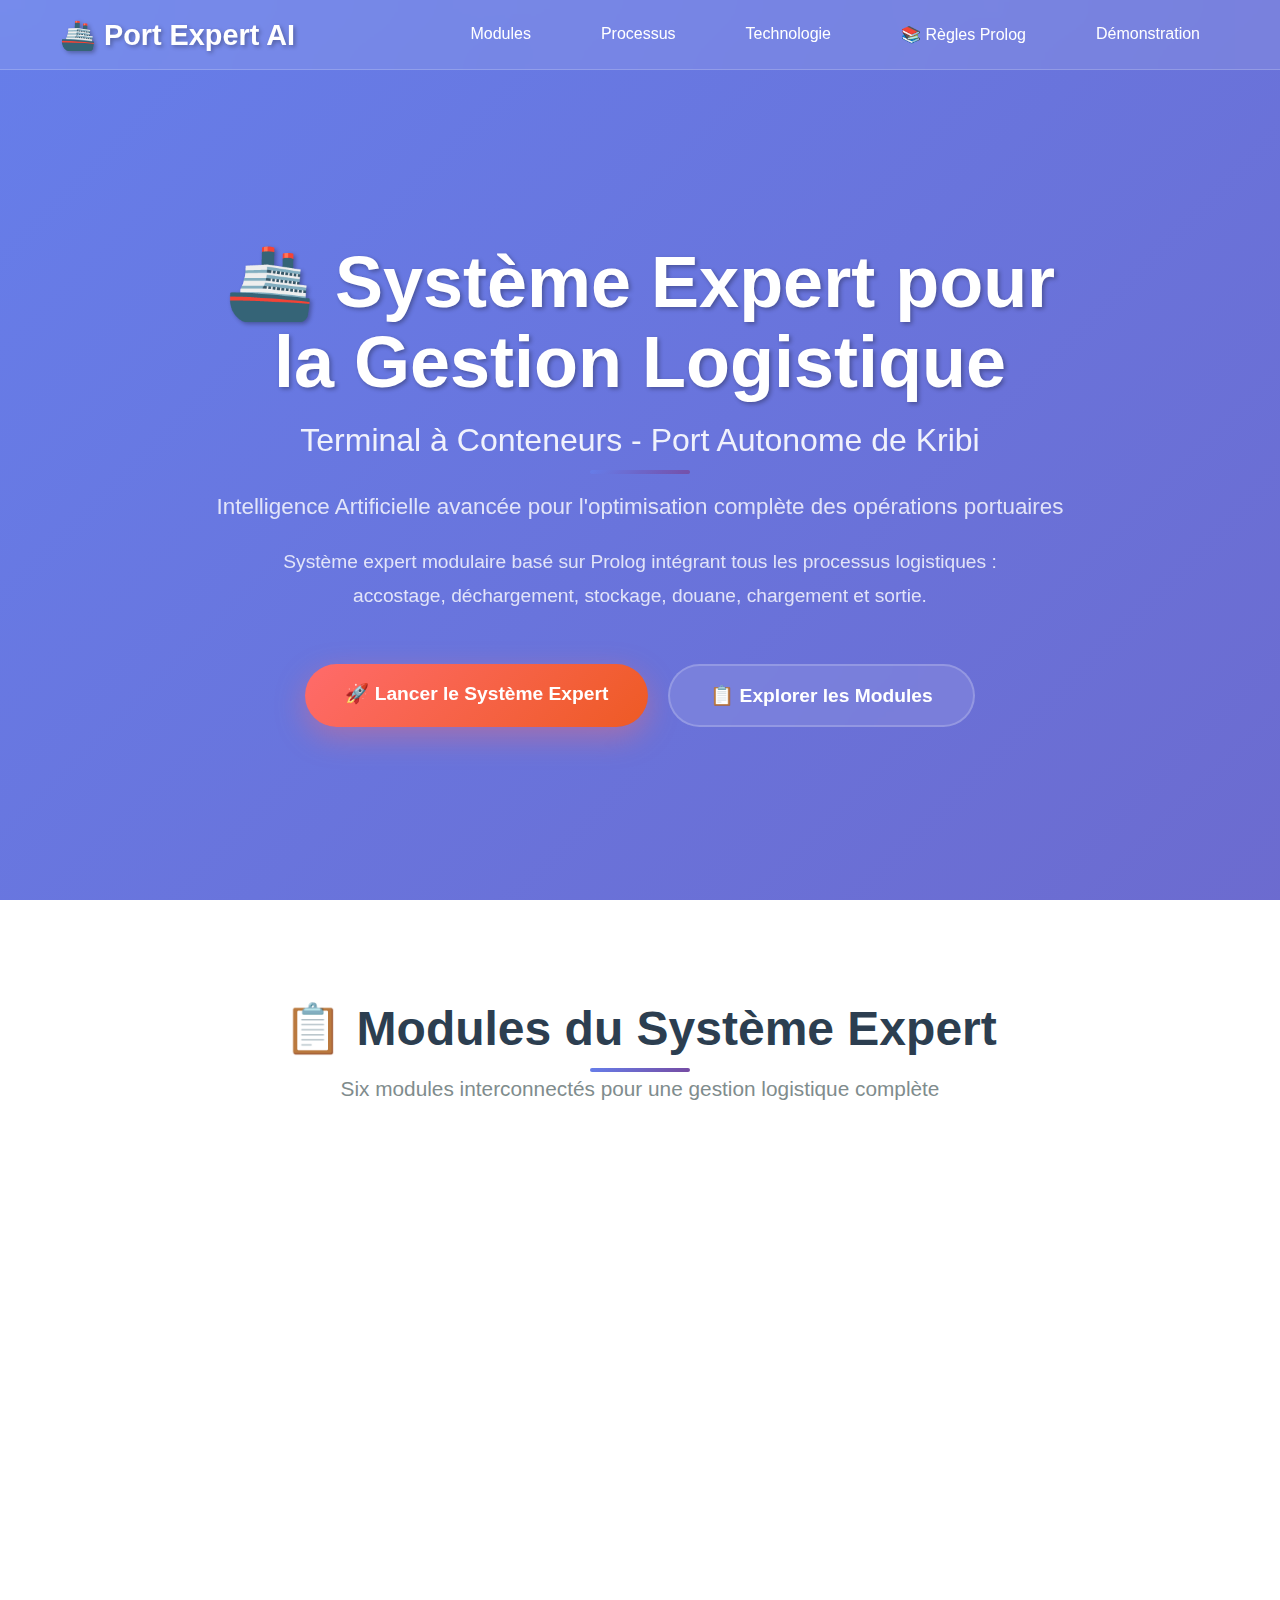
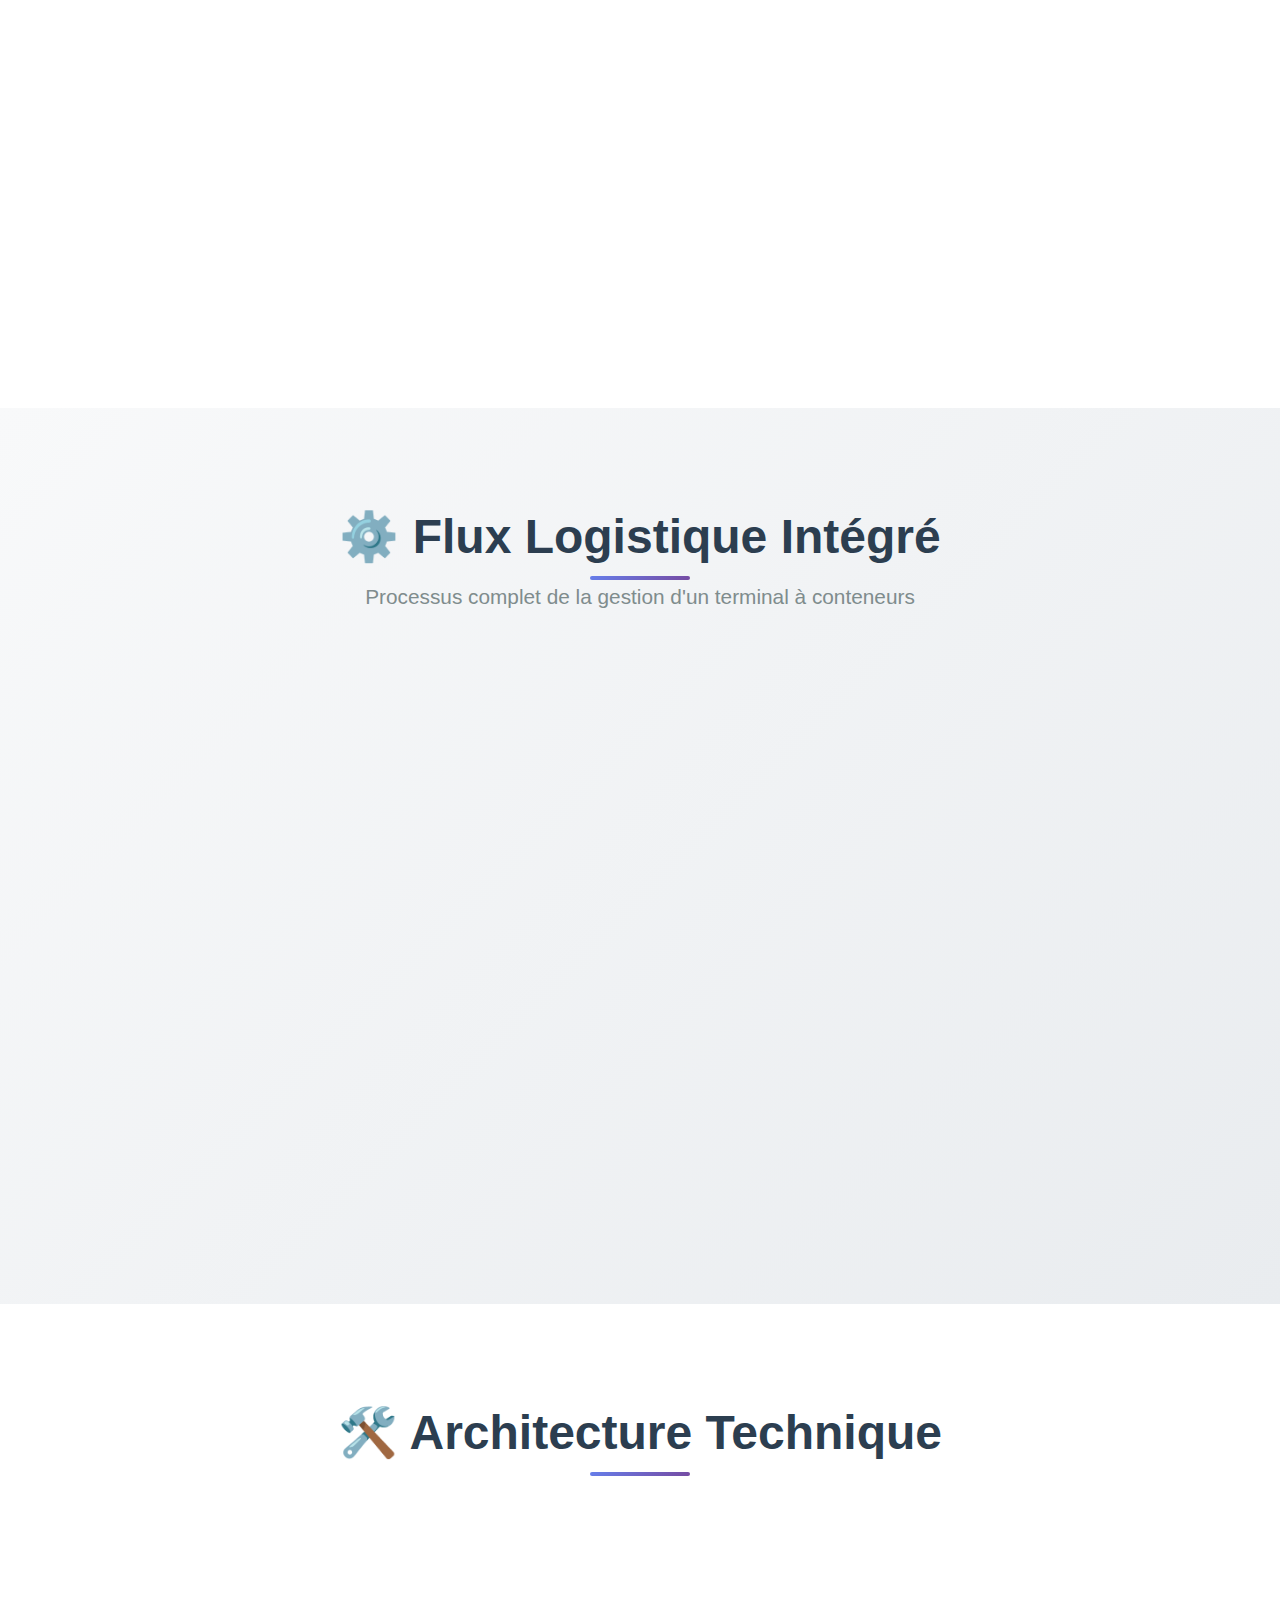
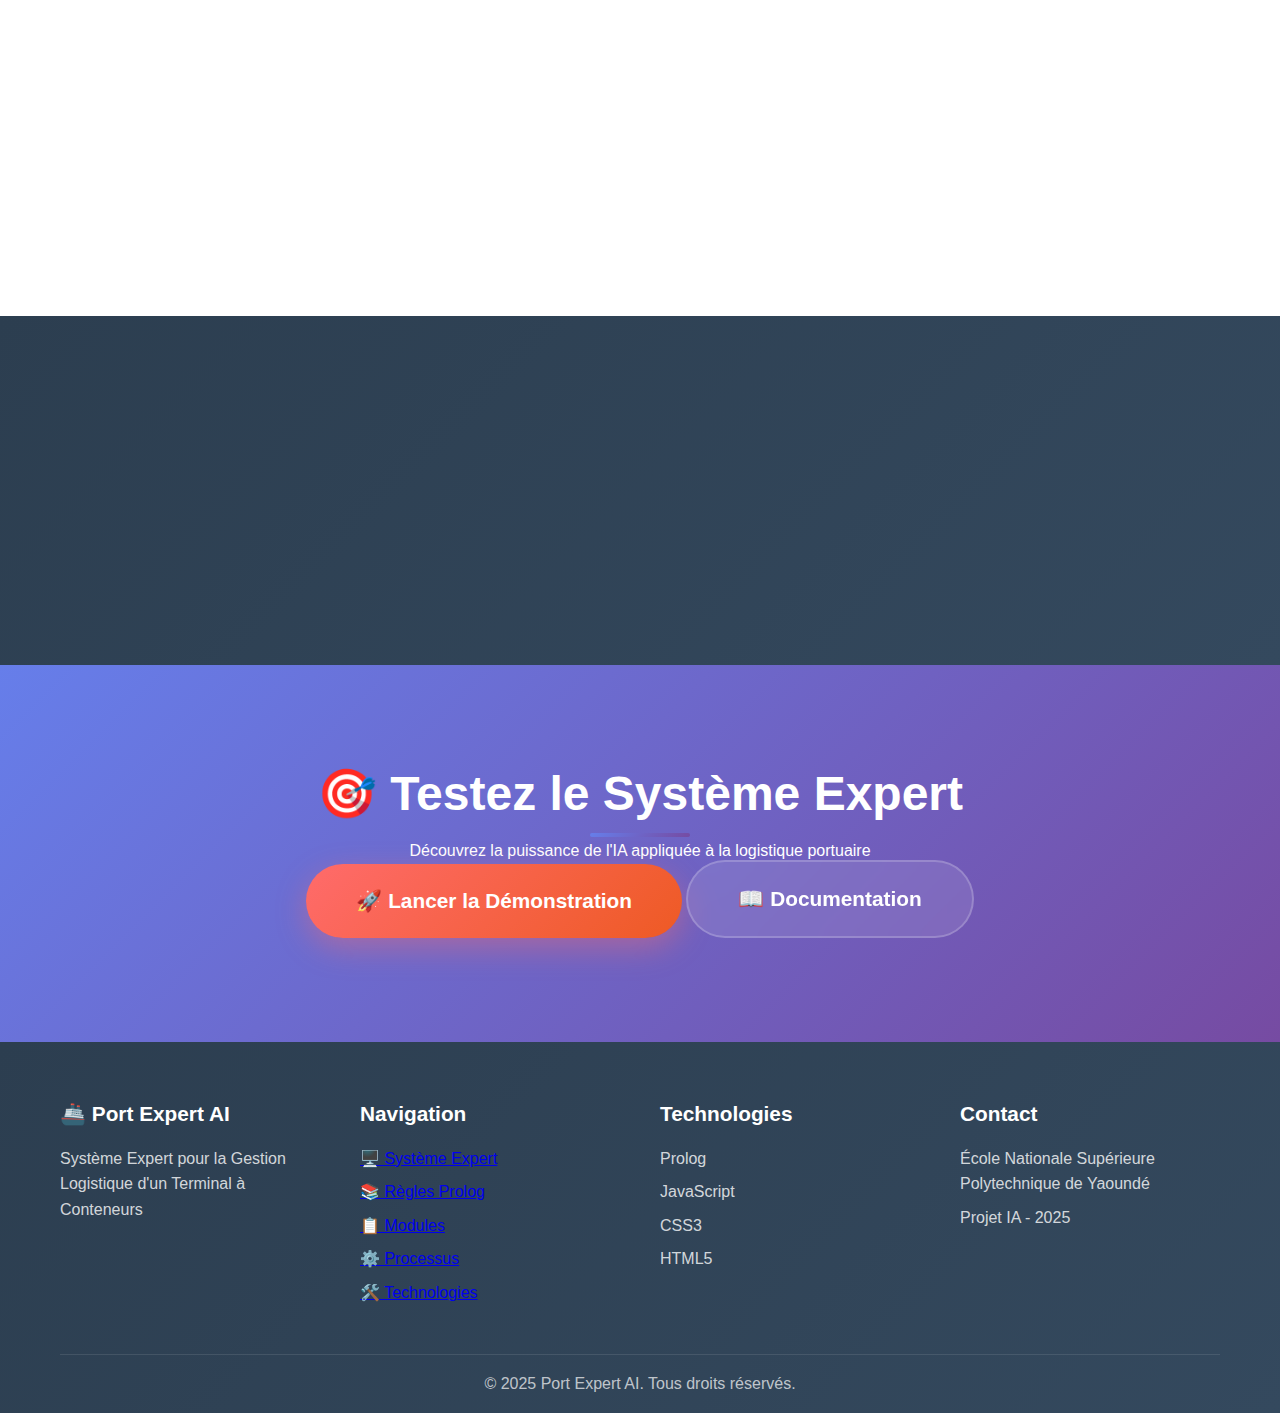
<file: index.html>
<!DOCTYPE html>
<html lang="fr">
<head>
    <meta charset="UTF-8">
    <meta name="viewport" content="width=device-width, initial-scale=1.0">
    <title>Système Expert - Gestion Logistique Terminal à Conteneurs</title>
    <link rel="stylesheet" href="styles.css">
</head>
<body>
    <!-- Particules animées -->
    <div class="particles" id="particles"></div>

    <!-- Navigation -->
    <nav class="navbar">
        <div class="nav-container">
            <div class="logo">🚢 Port Expert AI</div>
            <div class="nav-links">
                <a href="#modules">Modules</a>
                <a href="#process">Processus</a>
                <a href="#technology">Technologie</a>
                <a href="rules.html">📚 Règles Prolog</a>
                <a href="#demo">Démonstration</a>
            </div>
            <!-- Menu Hamburger -->
            <div class="hamburger" id="hamburger">
                <span></span>
                <span></span>
                <span></span>
            </div>
        </div>
    </nav>

    <!-- Menu Mobile -->
    <div class="menu-overlay" id="menuOverlay"></div>
    <div class="mobile-menu" id="mobileMenu">
        <a href="#modules">📋 Modules</a>
        <a href="#process">⚙️ Processus</a>
        <a href="#technology">🛠️ Technologie</a>
        <a href="rules.html">📚 Règles Prolog</a>
        <a href="#demo">🚀 Démonstration</a>
    </div>

    <!-- Section Hero -->
    <section class="hero">
        <div class="hero-content">
            <h1>🚢 Système Expert pour la Gestion Logistique</h1>
            <h2>Terminal à Conteneurs - Port Autonome de Kribi</h2>
            <p class="subtitle">
                Intelligence Artificielle avancée pour l'optimisation complète des opérations portuaires
            </p>
            <p class="description">
                Système expert modulaire basé sur Prolog intégrant tous les processus logistiques : 
                accostage, déchargement, stockage, douane, chargement et sortie.
            </p>
            <div class="hero-buttons">
                <a href="system.html" class="cta-button primary">
                    🚀 Lancer le Système Expert
                </a>
                <a href="#modules" class="cta-button secondary">
                    📋 Explorer les Modules
                </a>
            </div>
        </div>
    </section>

    <!-- Section Modules -->
    <section class="modules-section" id="modules">
        <div class="container">
            <h2>📋 Modules du Système Expert</h2>
            <p class="section-subtitle">Six modules interconnectés pour une gestion logistique complète</p>
            
            <div class="modules-grid">
                <div class="module-card" data-module="1">
                    <div class="module-icon">⚓</div>
                    <h3>Module 1 - Accostage</h3>
                    <p>Planification et attribution des quais selon les contraintes du navire et les conditions météorologiques.</p>
                    <div class="module-features">
                        <span class="feature-tag">Attribution Quais</span>
                        <span class="feature-tag">Vérification Météo</span>
                        <span class="feature-tag">Priorités</span>
                    </div>
                </div>

                <div class="module-card" data-module="2">
                    <div class="module-icon">🏗️</div>
                    <h3>Module 2 - Déchargement</h3>
                    <p>Gestion des portiques STS, inspection des conteneurs et transport vers la cour de stockage.</p>
                    <div class="module-features">
                        <span class="feature-tag">Portiques STS</span>
                        <span class="feature-tag">Inspection</span>
                        <span class="feature-tag">TOS</span>
                    </div>
                </div>

                <div class="module-card" data-module="3">
                    <div class="module-icon">📦</div>
                    <h3>Module 3 - Cour</h3>
                    <p>Empilage stratégique dans les zones de stockage avec optimisation de l'espace et des déplacements.</p>
                    <div class="module-features">
                        <span class="feature-tag">Grues RTG</span>
                        <span class="feature-tag">Zones Spécialisées</span>
                        <span class="feature-tag">Empilage</span>
                    </div>
                </div>

                <div class="module-card" data-module="4">
                    <div class="module-icon">🛂</div>
                    <h3>Module 4 - Douane</h3>
                    <p>Traitement administratif, vérification des documents et gestion des inspections physiques.</p>
                    <div class="module-features">
                        <span class="feature-tag">CAMCIS</span>
                        <span class="feature-tag">Documents</span>
                        <span class="feature-tag">Inspection</span>
                    </div>
                </div>

                <div class="module-card" data-module="5">
                    <div class="module-icon">🚛</div>
                    <h3>Module 5 - Chargement</h3>
                    <p>Préparation et chargement des conteneurs d'export avec optimisation de la stabilité du navire.</p>
                    <div class="module-features">
                        <span class="feature-tag">Plan Chargement</span>
                        <span class="feature-tag">Stabilité</span>
                        <span class="feature-tag">Scellés</span>
                    </div>
                </div>

                <div class="module-card" data-module="6">
                    <div class="module-icon">🚪</div>
                    <h3>Module 6 - Sortie</h3>
                    <p>Transport terrestre et contrôle de sortie avec gestion des flux pour éviter la congestion.</p>
                    <div class="module-features">
                        <span class="feature-tag">Transport</span>
                        <span class="feature-tag">Portes</span>
                        <span class="feature-tag">Contrôles</span>
                    </div>
                </div>
            </div>
        </div>
    </section>

    <!-- Section Processus -->
    <section class="process-section" id="process">
        <div class="container">
            <h2>⚙️ Flux Logistique Intégré</h2>
            <p class="section-subtitle">Processus complet de la gestion d'un terminal à conteneurs</p>
            
            <div class="process-flow">
                <div class="process-step" data-step="1">
                    <div class="step-number">1</div>
                    <div class="step-content">
                        <h3>Arrivée & Accostage</h3>
                        <p>Attribution automatique des quais selon les contraintes physiques et météorologiques</p>
                    </div>
                </div>
                
                <div class="process-arrow">→</div>
                
                <div class="process-step" data-step="2">
                    <div class="step-number">2</div>
                    <div class="step-content">
                        <h3>Déchargement</h3>
                        <p>Utilisation optimale des portiques STS avec inspection et enregistrement TOS</p>
                    </div>
                </div>
                
                <div class="process-arrow">→</div>
                
                <div class="process-step" data-step="3">
                    <div class="step-number">3</div>
                    <div class="step-content">
                        <h3>Stockage</h3>
                        <p>Empilage intelligent selon le type et la destination des conteneurs</p>
                    </div>
                </div>
                
                <div class="process-arrow">→</div>
                
                <div class="process-step" data-step="4">
                    <div class="step-number">4</div>
                    <div class="step-content">
                        <h3>Contrôles Douaniers</h3>
                        <p>Vérification documents, inspections et clearance administrative</p>
                    </div>
                </div>
                
                <div class="process-arrow">→</div>
                
                <div class="process-step" data-step="5">
                    <div class="step-number">5</div>
                    <div class="step-content">
                        <h3>Chargement Export</h3>
                        <p>Préparation et chargement avec optimisation de la stabilité</p>
                    </div>
                </div>
                
                <div class="process-arrow">→</div>
                
                <div class="process-step" data-step="6">
                    <div class="step-number">6</div>
                    <div class="step-content">
                        <h3>Sortie Port</h3>
                        <p>Transport terrestre et gestion des flux aux portes</p>
                    </div>
                </div>
            </div>
        </div>
    </section>

    <!-- Section Technologie -->
    <section class="tech-section" id="technology">
        <div class="container">
            <h2>🛠️ Architecture Technique</h2>
            <div class="tech-grid">
                <div class="tech-card">
                    <div class="tech-icon">🧠</div>
                    <h3>Moteur Prolog</h3>
                    <p>Base de connaissances avec faits et règles d'inférence pour chaque module</p>
                </div>
                <div class="tech-card">
                    <div class="tech-icon">⚡</div>
                    <h3>JavaScript ES6+</h3>
                    <p>Interface moderne et interactions temps réel avec le moteur d'inférence</p>
                </div>
                <div class="tech-card">
                    <div class="tech-icon">🎨</div>
                    <h3>CSS3 Avancé</h3>
                    <p>Design glassmorphism avec animations fluides et interface responsive</p>
                </div>
                <div class="tech-card">
                    <div class="tech-icon">📊</div>
                    <h3>TOS Simulation</h3>
                    <p>Simulation du Terminal Operating System avec gestion des états</p>
                </div>
            </div>
        </div>
    </section>

    <!-- Section Statistiques -->
    <section class="stats-section">
        <div class="container">
            <div class="stats-grid">
                <div class="stat-card">
                    <div class="stat-number">6</div>
                    <div class="stat-label">Modules Intégrés</div>
                </div>
                <div class="stat-card">
                    <div class="stat-number">50+</div>
                    <div class="stat-label">Règles Prolog</div>
                </div>
                <div class="stat-card">
                    <div class="stat-number">100%</div>
                    <div class="stat-label">Automatisé</div>
                </div>
                <div class="stat-card">
                    <div class="stat-number">24/7</div>
                    <div class="stat-label">Disponibilité</div>
                </div>
            </div>
        </div>
    </section>

    <!-- Section Call to Action -->
    <section class="cta-section" id="demo">
        <div class="container">
            <h2>🎯 Testez le Système Expert</h2>
            <p>Découvrez la puissance de l'IA appliquée à la logistique portuaire</p>
            <div class="cta-buttons">
                <a href="system.html" class="cta-button primary large">
                    🚀 Lancer la Démonstration
                </a>
                <a href="#modules" class="cta-button secondary large">
                    📖 Documentation
                </a>
            </div>
        </div>
    </section>

    <!-- Footer -->
    <footer class="footer">
        <div class="container">
            <div class="footer-content">
                <div class="footer-section">
                    <h3>🚢 Port Expert AI</h3>
                    <p>Système Expert pour la Gestion Logistique d'un Terminal à Conteneurs</p>
                </div>
                <div class="footer-section">
                    <h4>Navigation</h4>
                    <ul>
                        <li><a href="system.html">🖥️ Système Expert</a></li>
                        <li><a href="rules.html">📚 Règles Prolog</a></li>
                        <li><a href="#modules">📋 Modules</a></li>
                        <li><a href="#process">⚙️ Processus</a></li>
                        <li><a href="#technology">🛠️ Technologies</a></li>
                    </ul>
                </div>
                <div class="footer-section">
                    <h4>Technologies</h4>
                    <ul>
                        <li>Prolog</li>
                        <li>JavaScript</li>
                        <li>CSS3</li>
                        <li>HTML5</li>
                    </ul>
                </div>
                <div class="footer-section">
                    <h4>Contact</h4>
                    <p>École Nationale Supérieure Polytechnique de Yaoundé</p>
                    <p>Projet IA - 2025</p>
                </div>
            </div>
            <div class="footer-bottom">
                <p>&copy; 2025 Port Expert AI. Tous droits réservés.</p>
            </div>
        </div>
    </footer>

    <script src="index.js"></script>
</body>
</html>
</file>
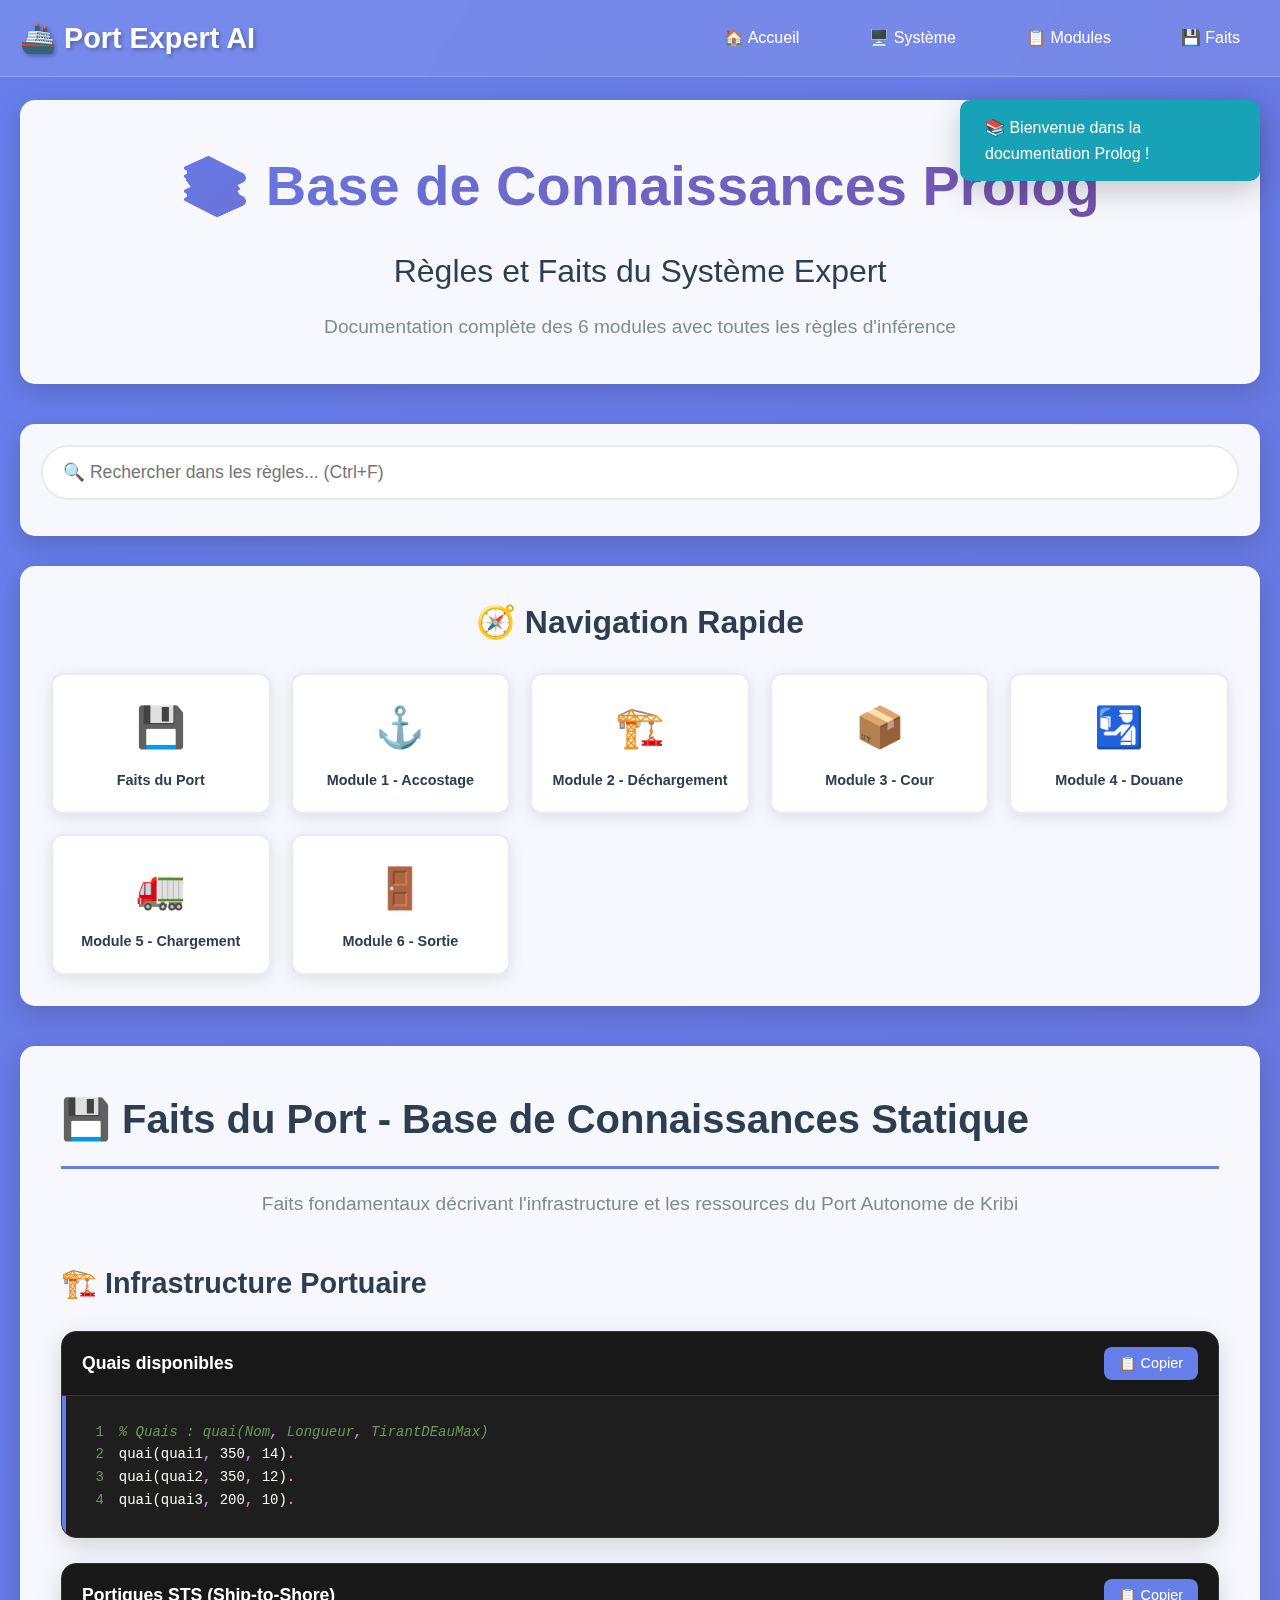
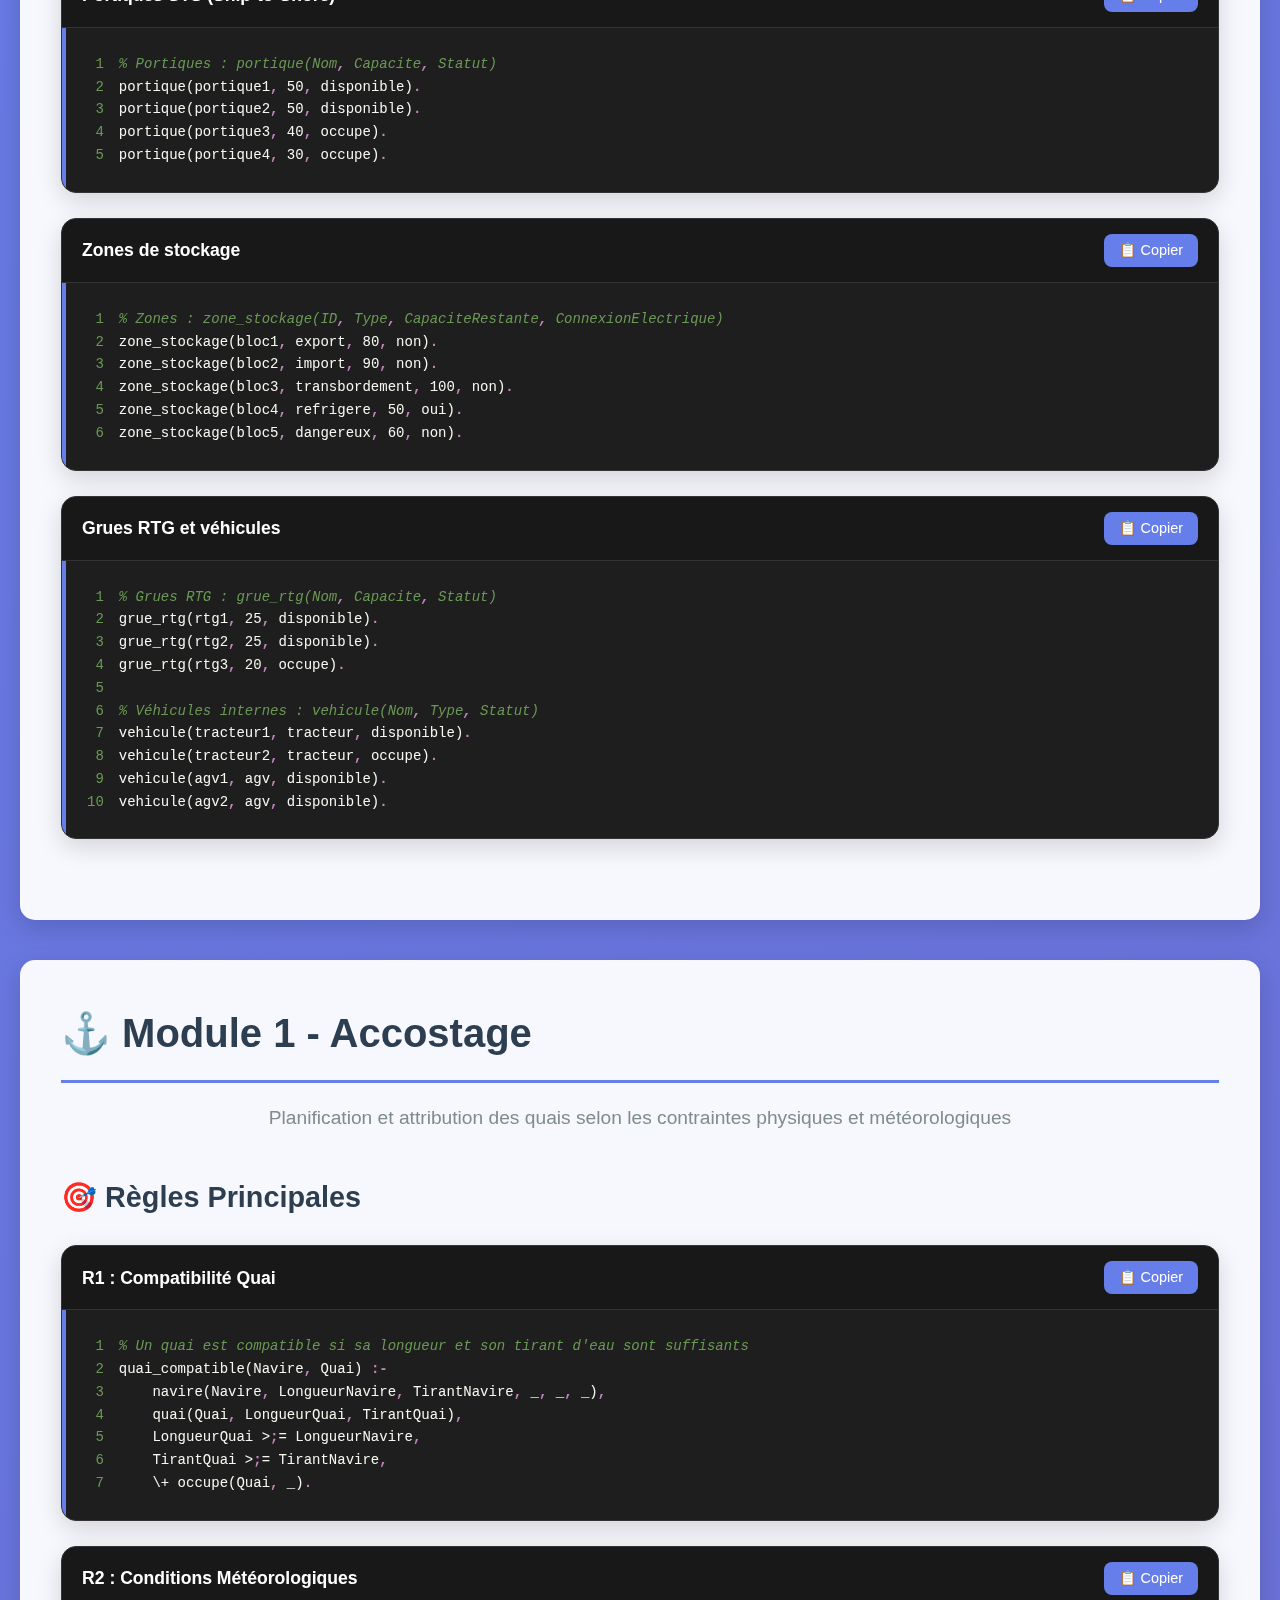
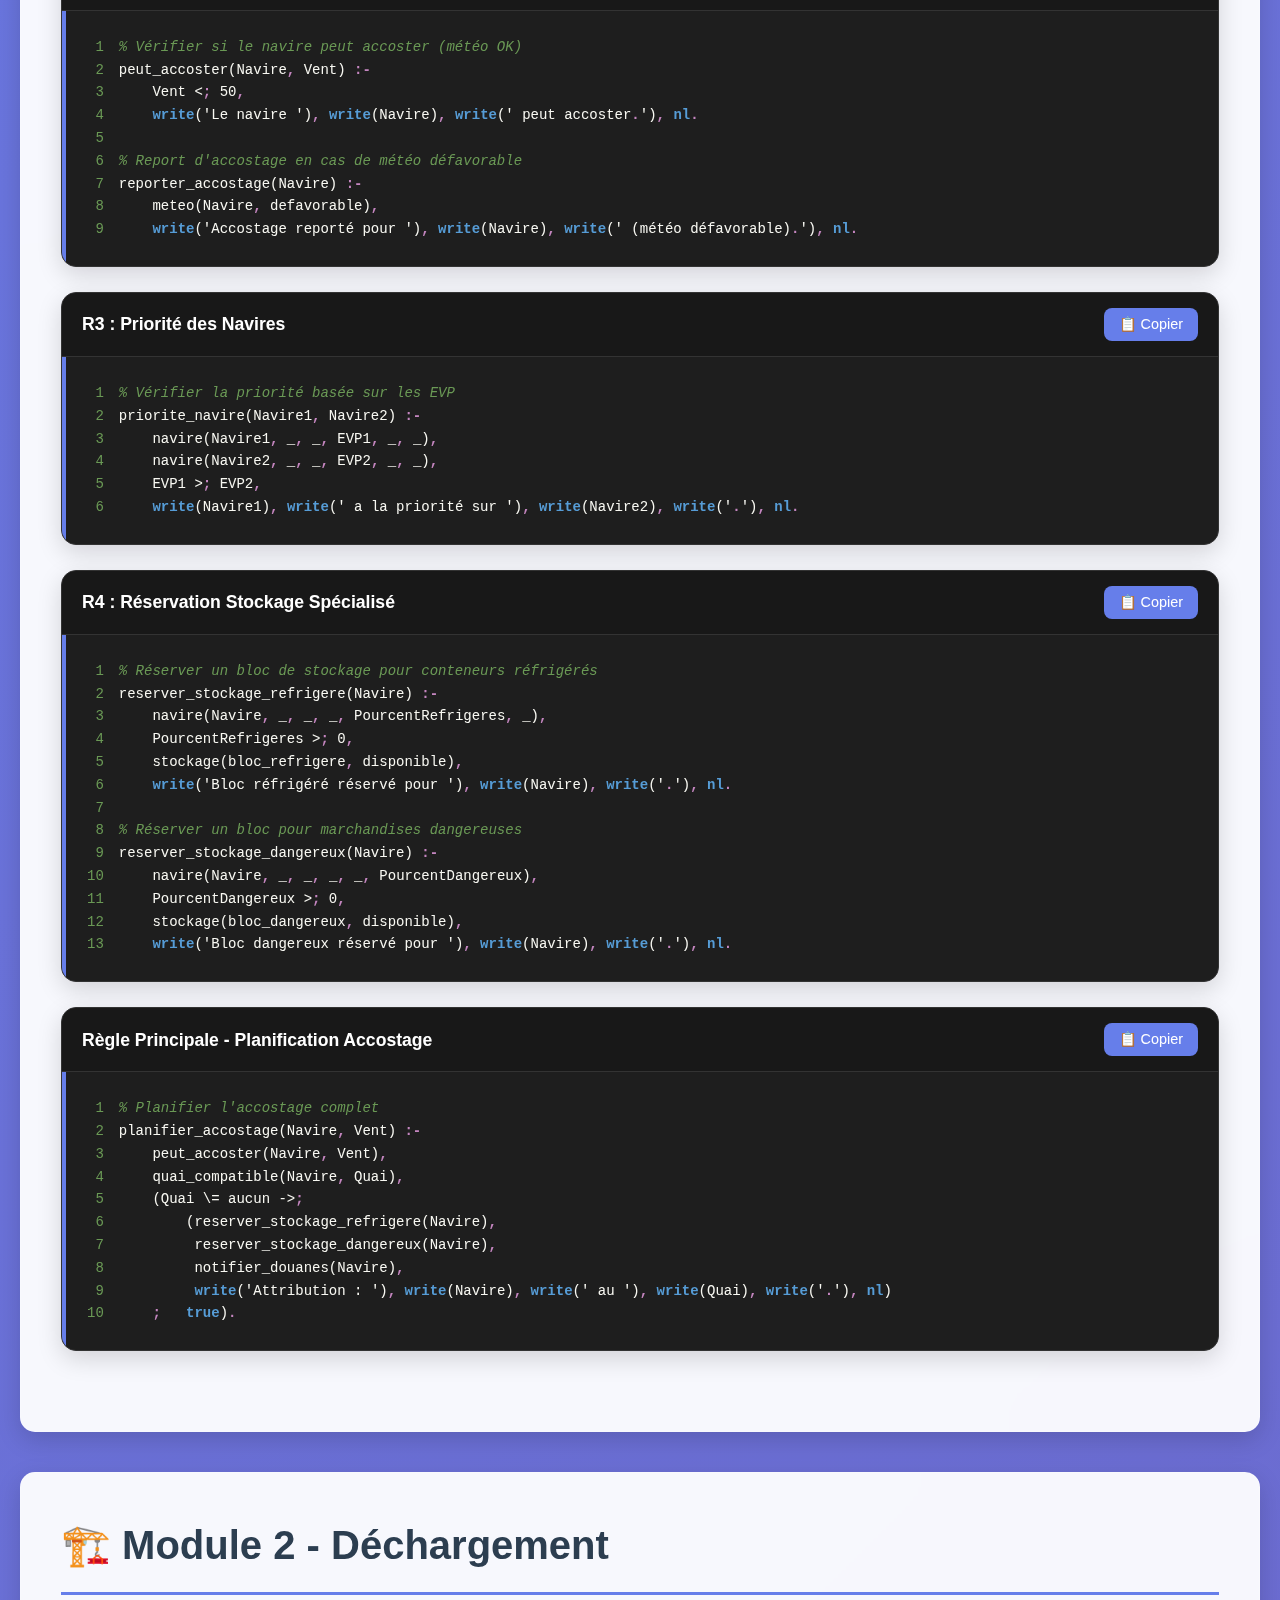
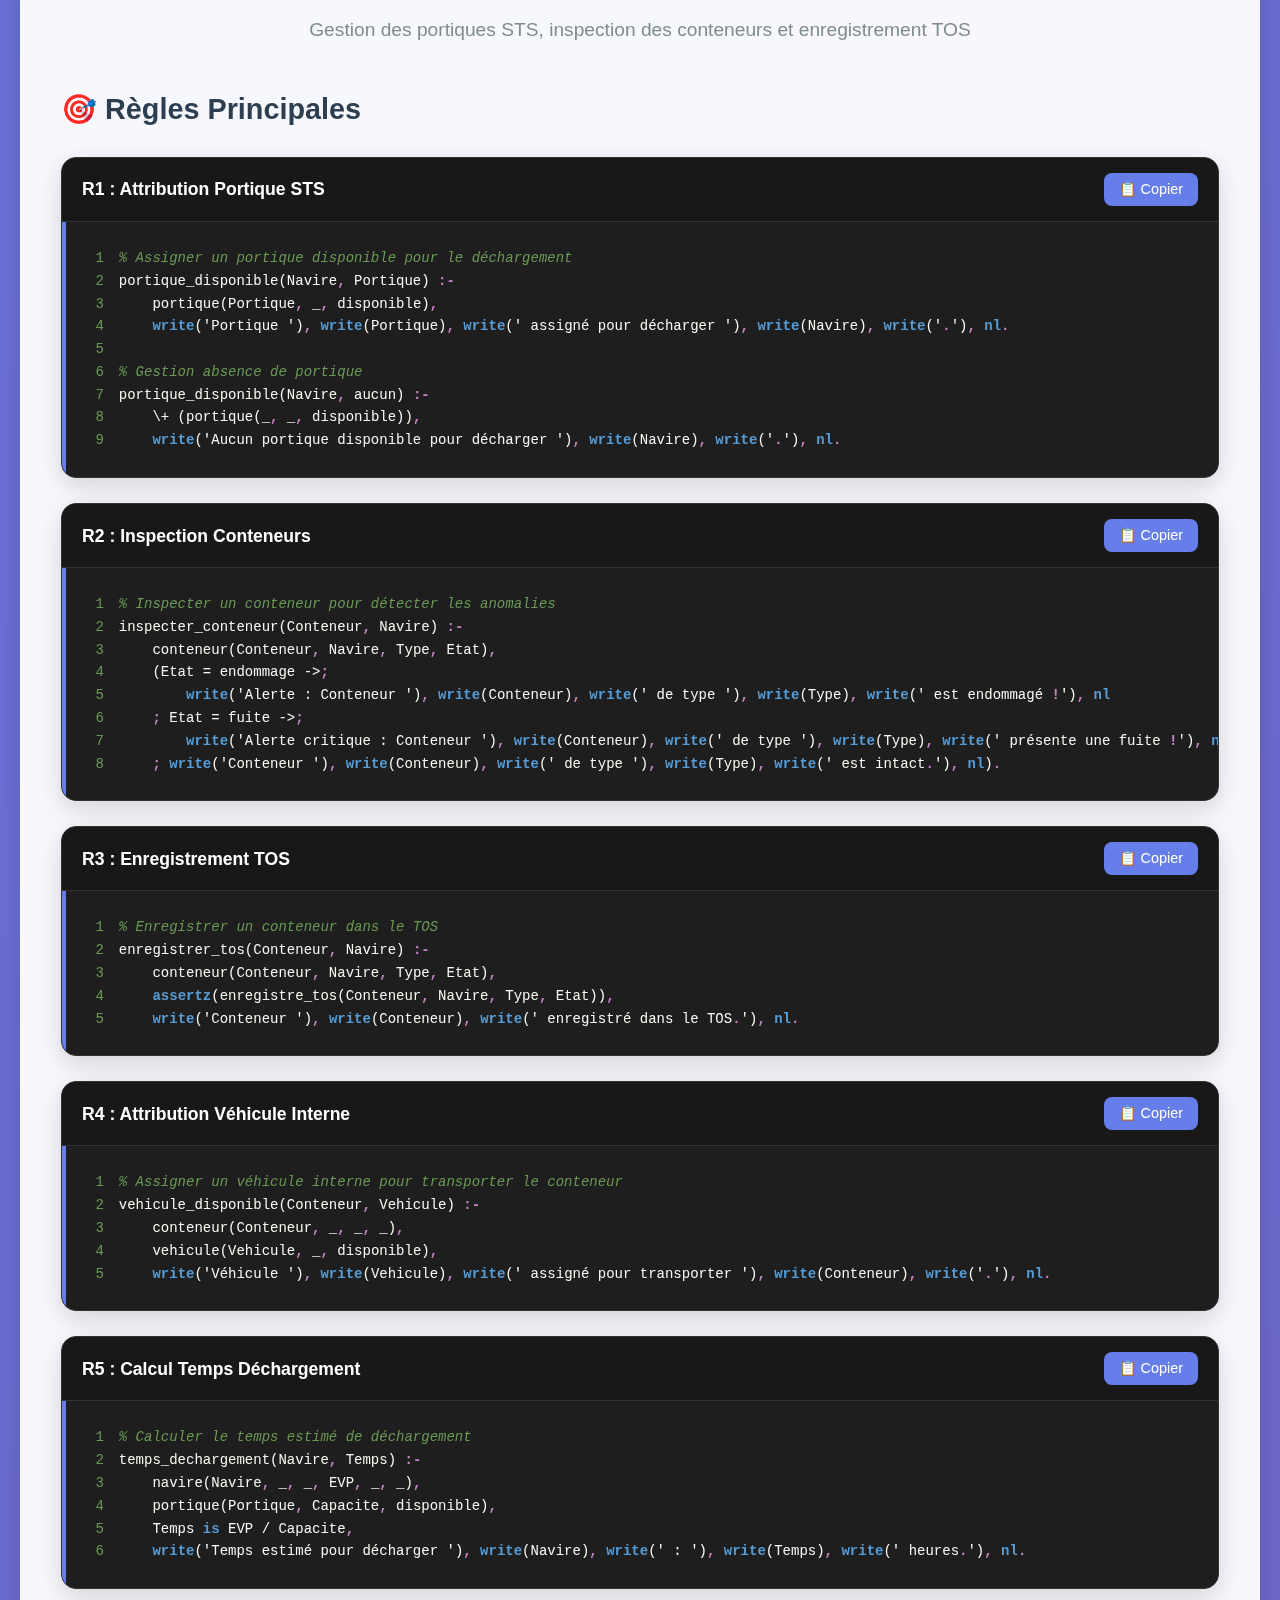
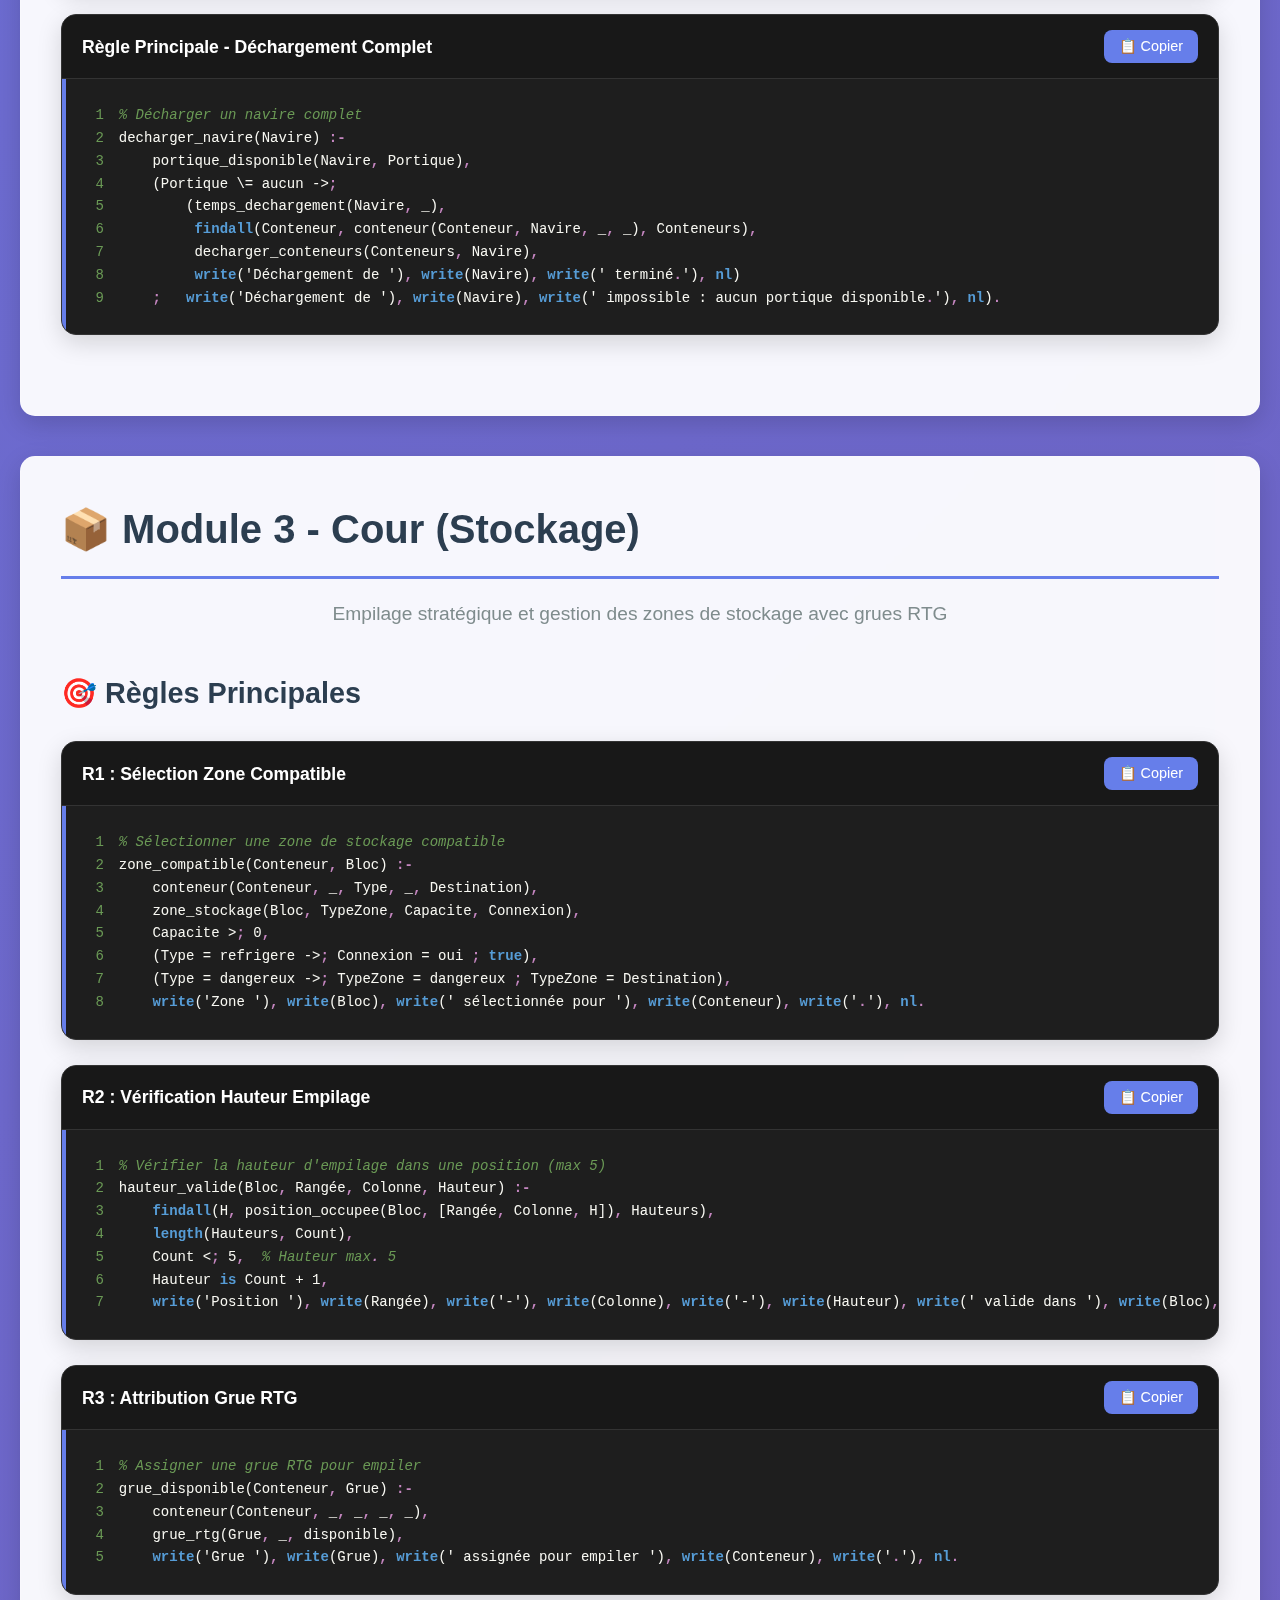
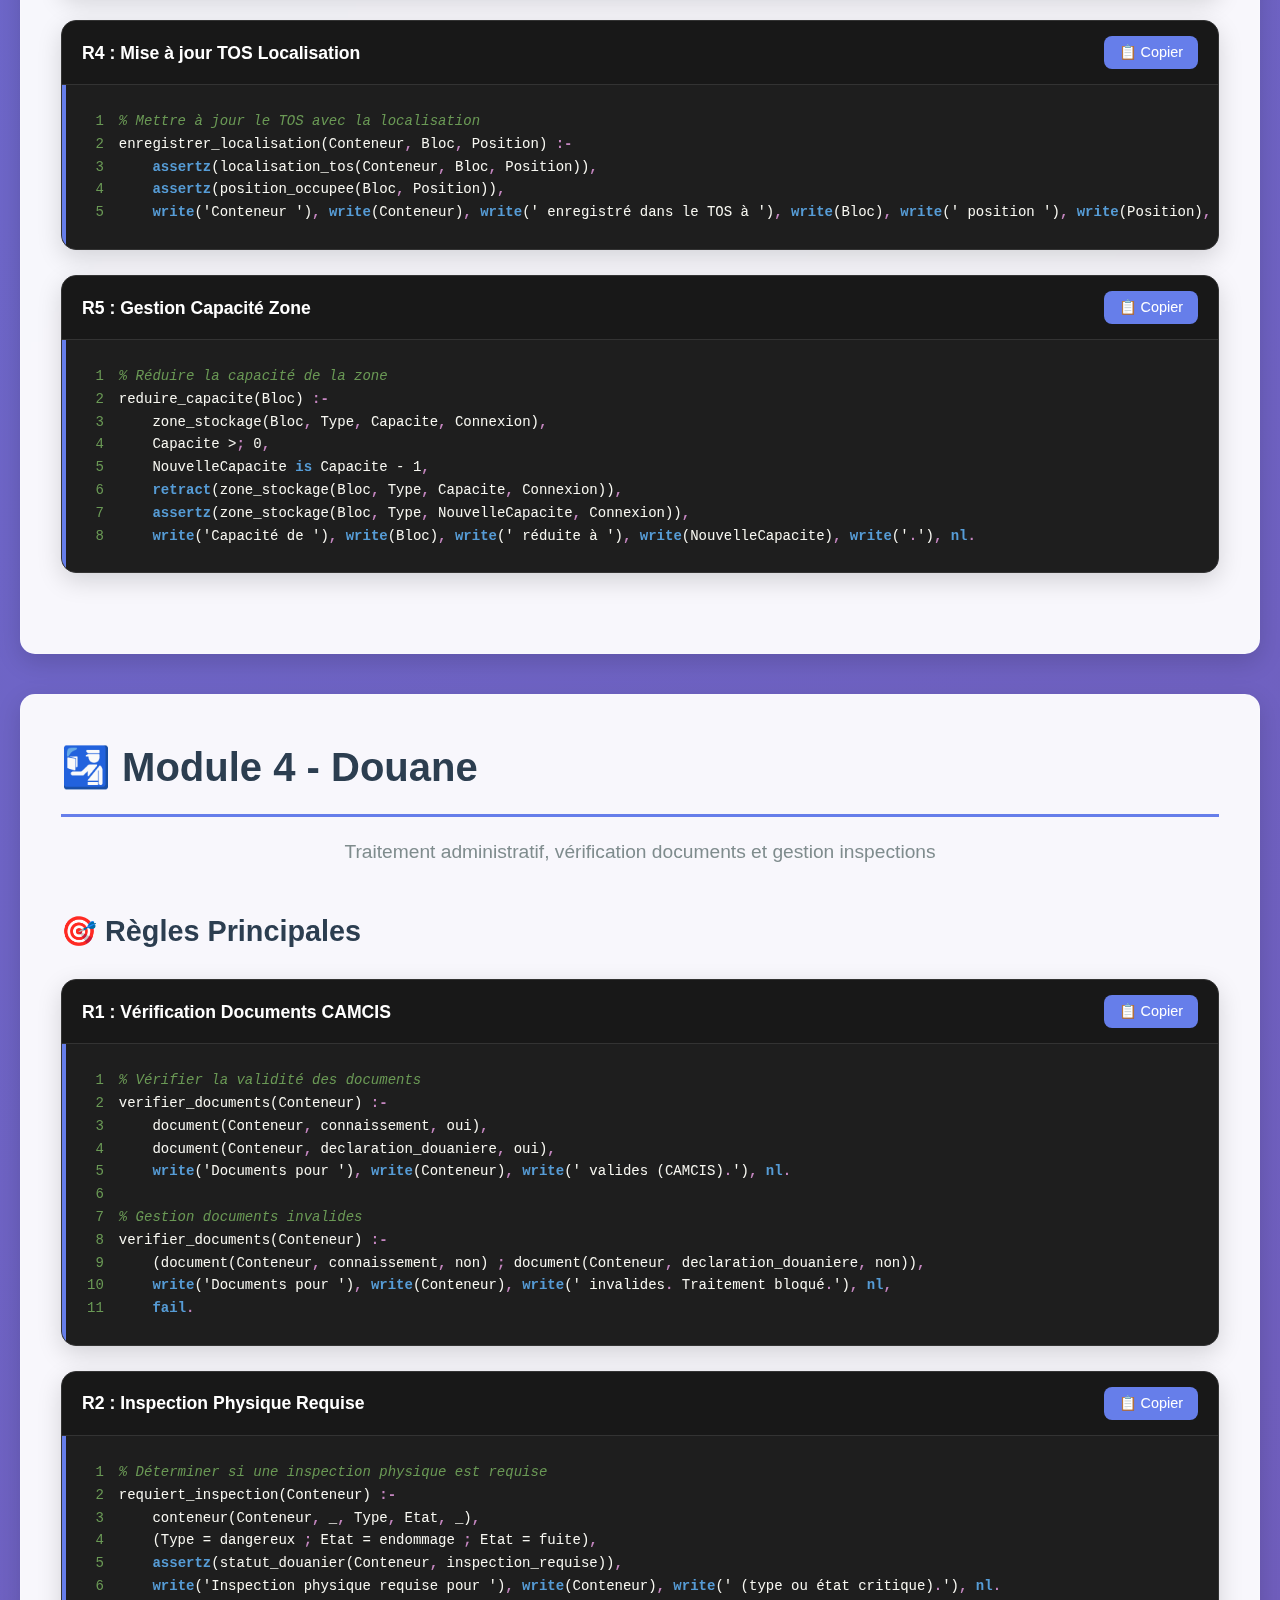
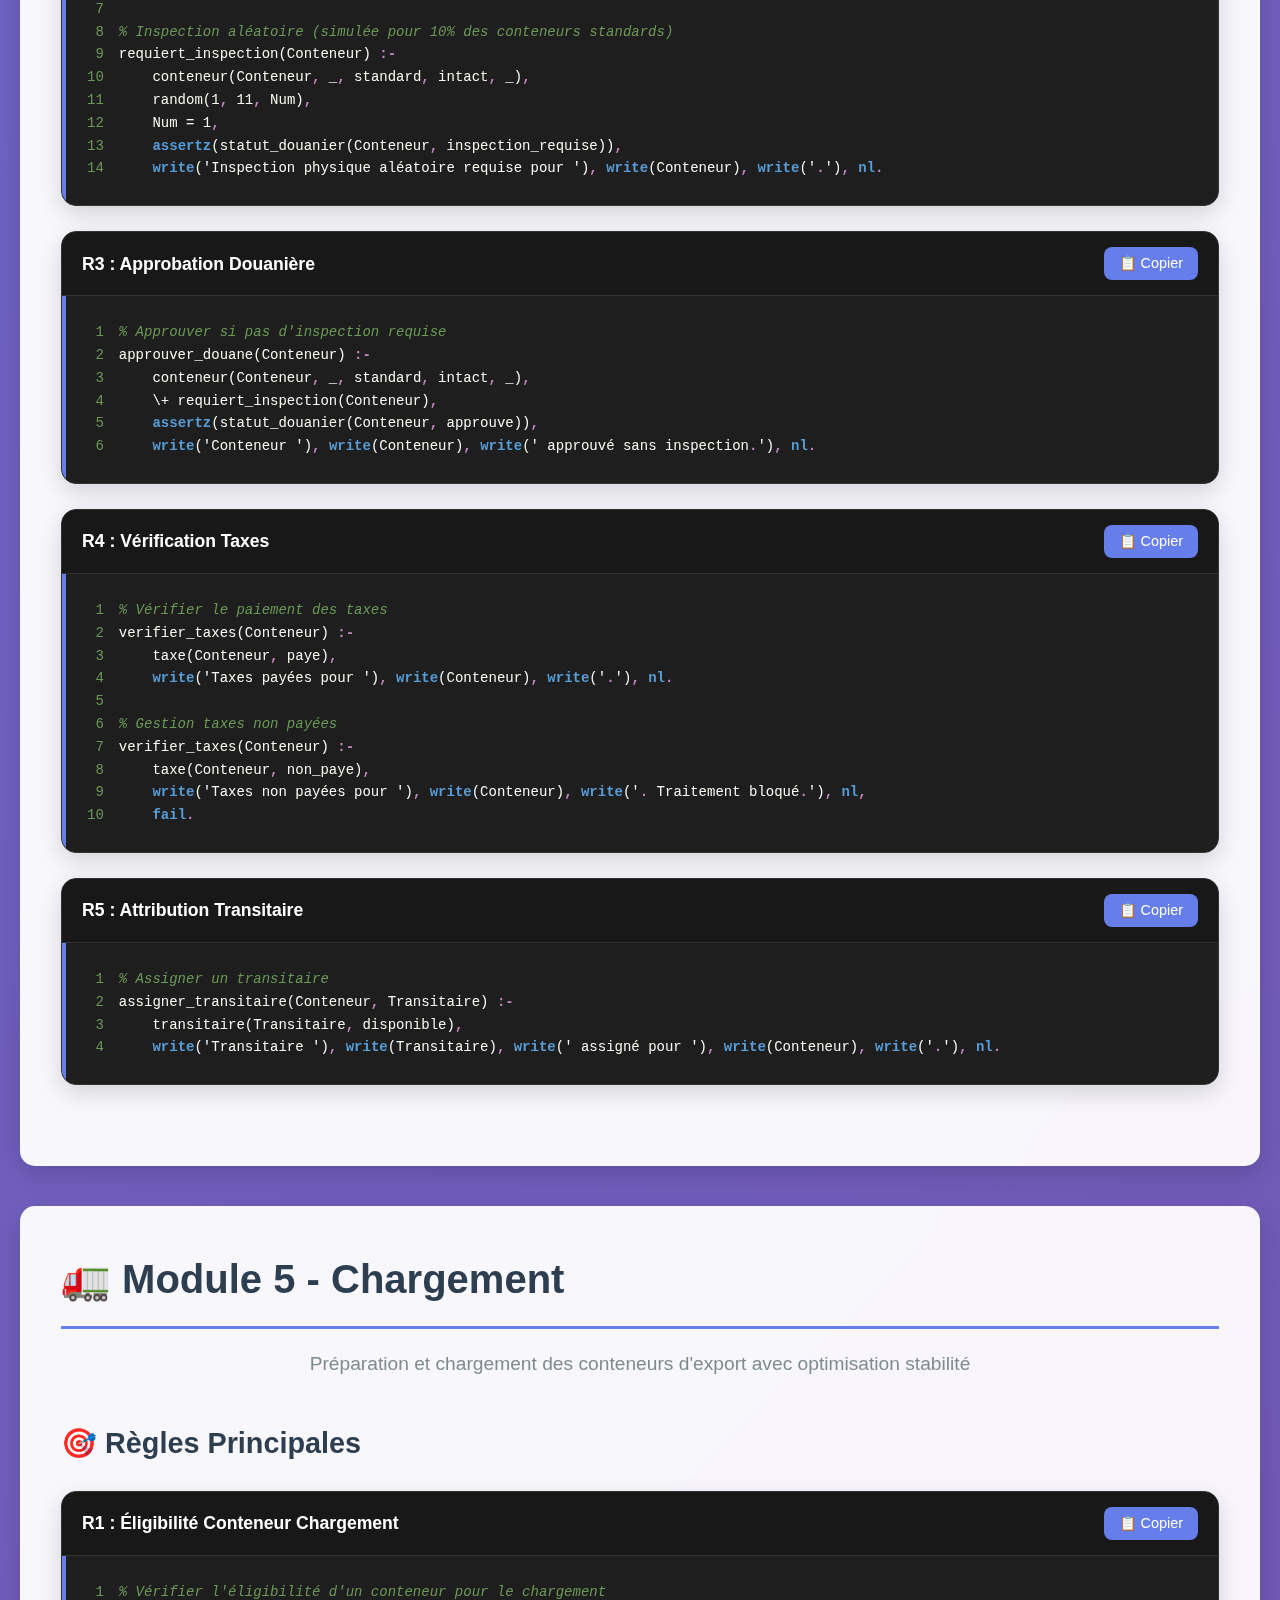
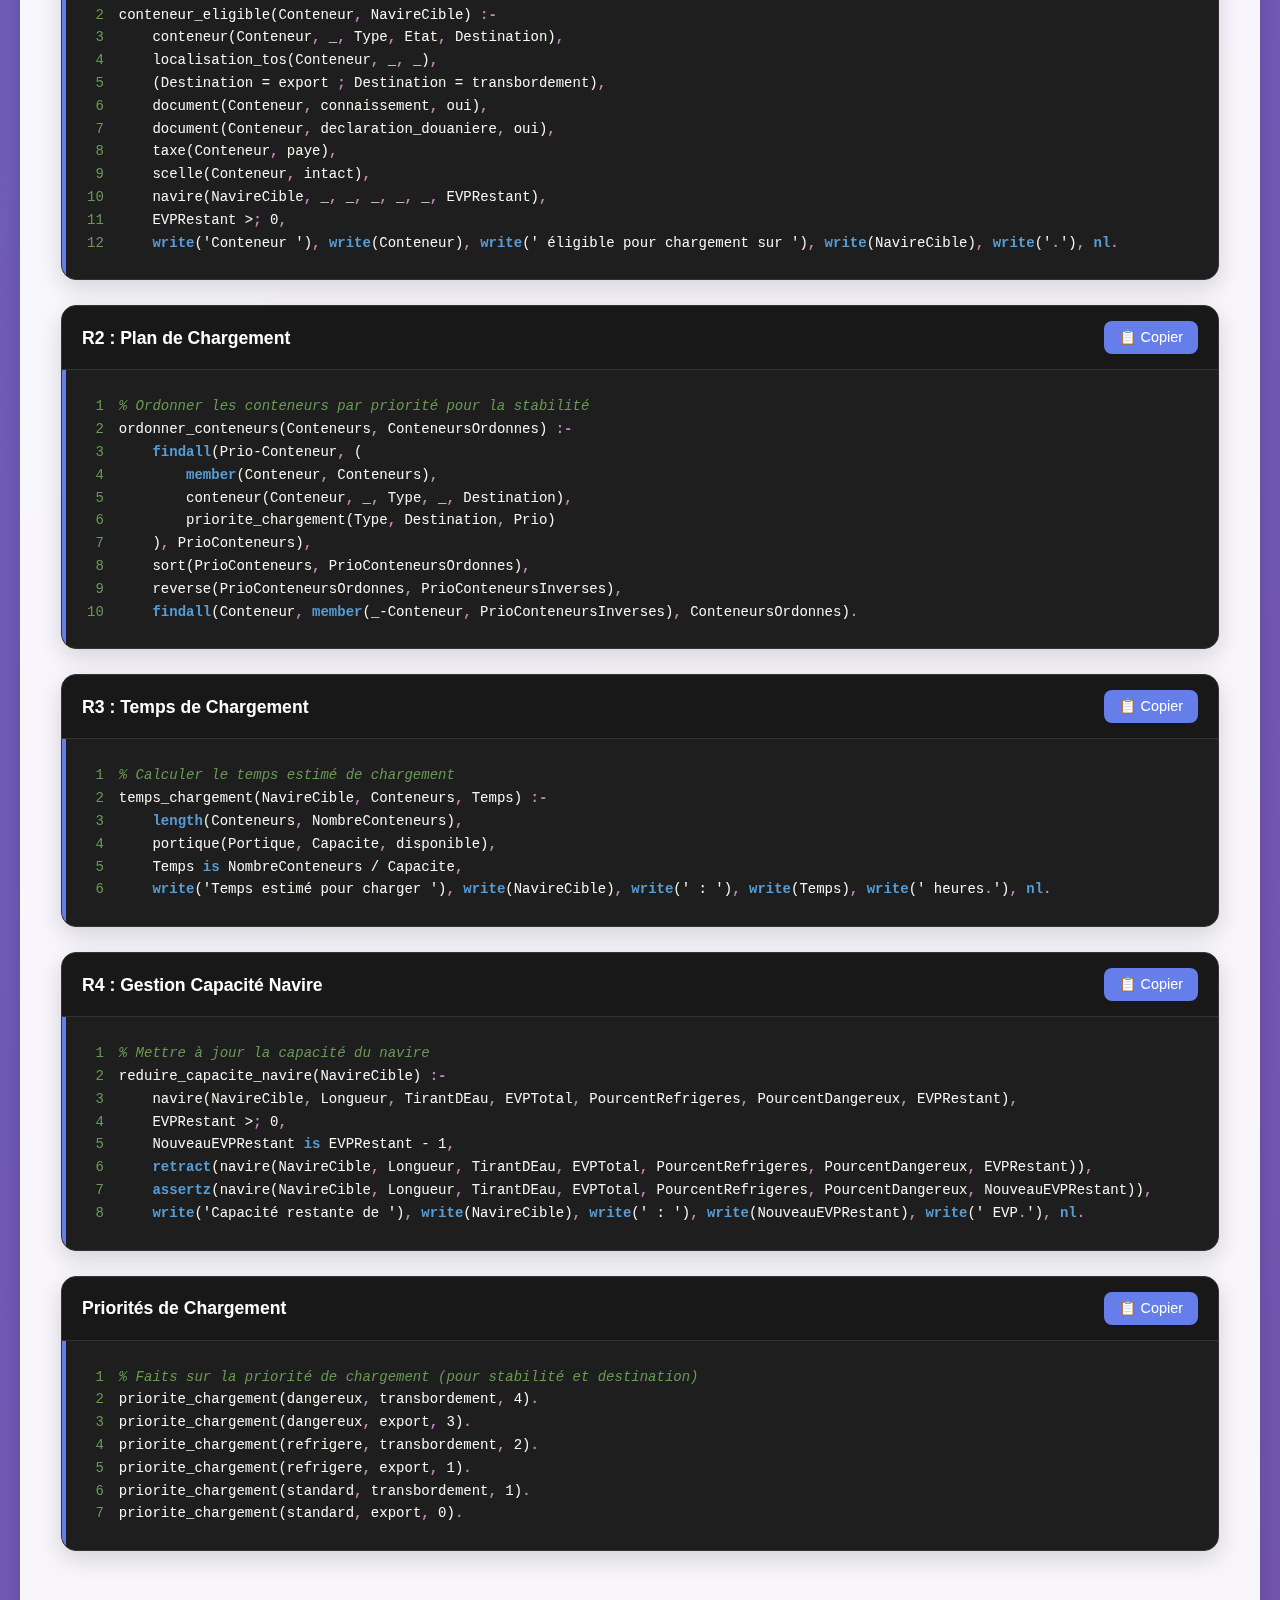
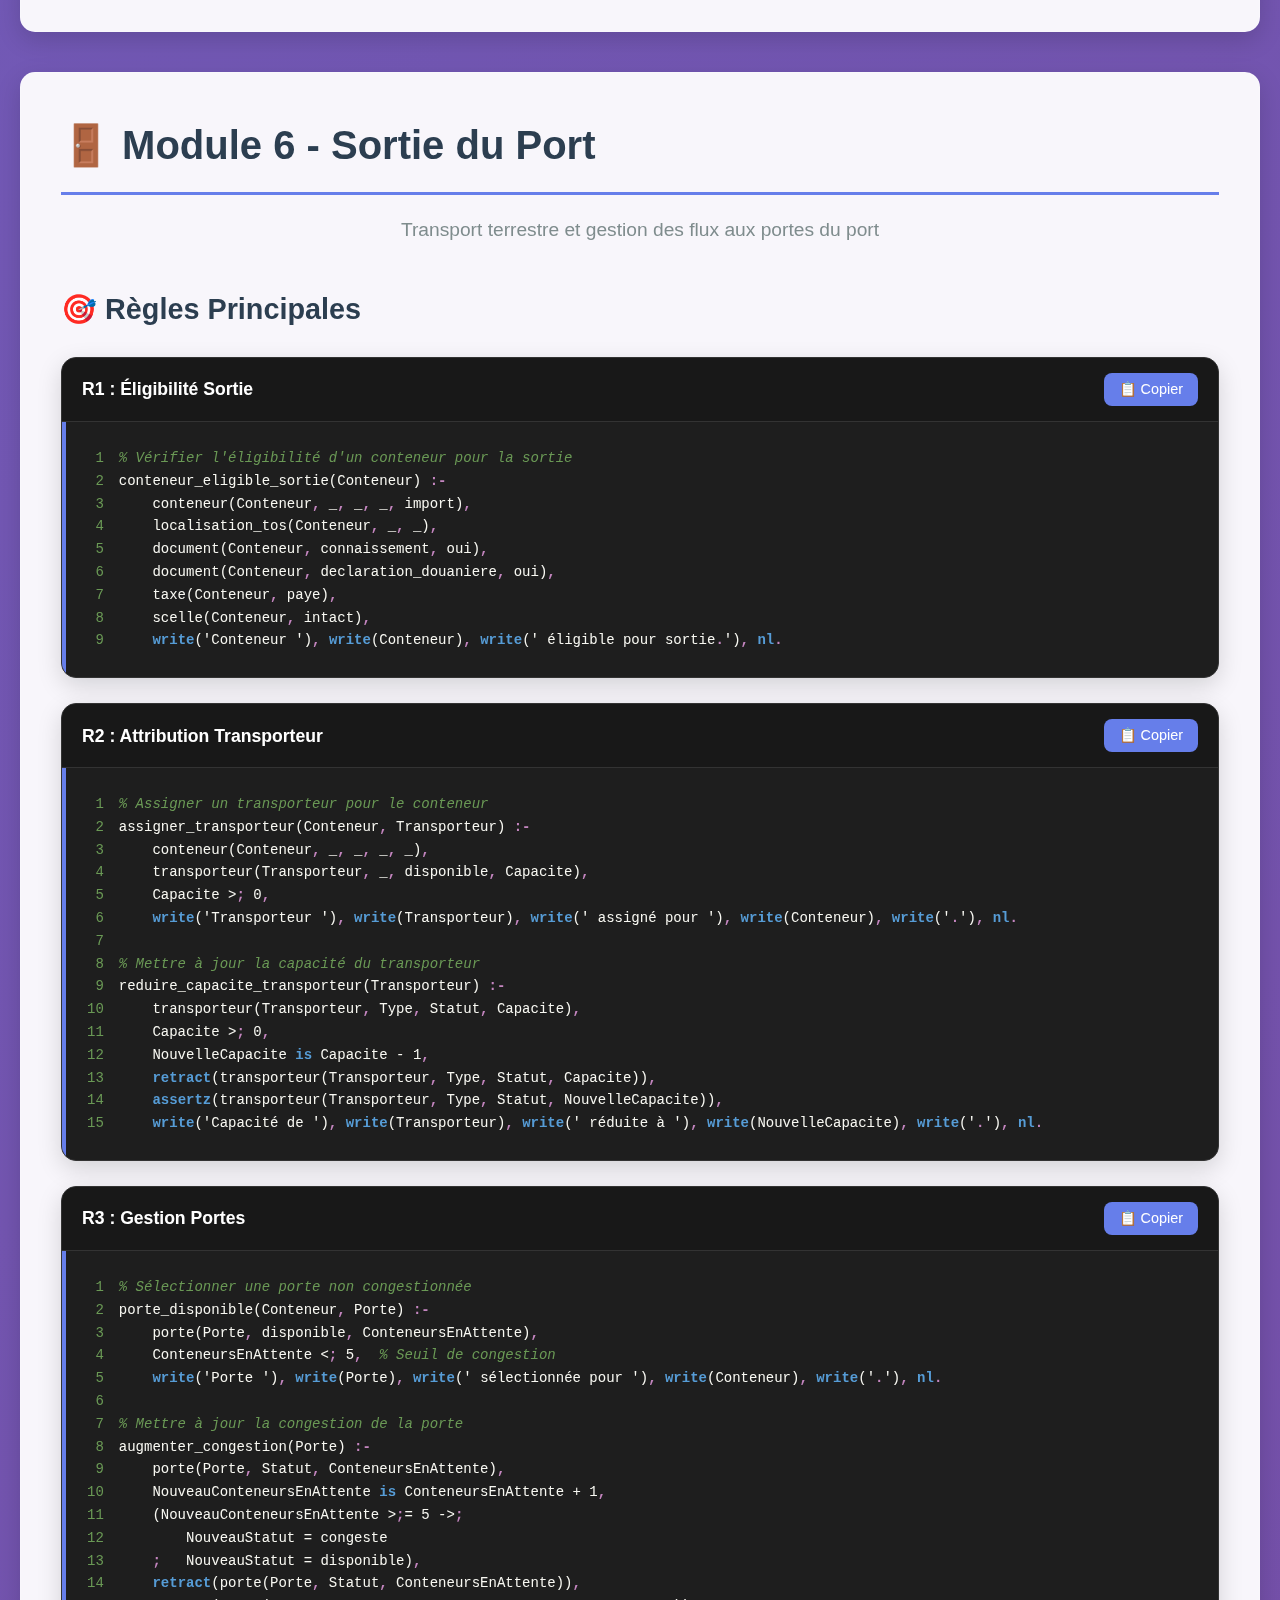
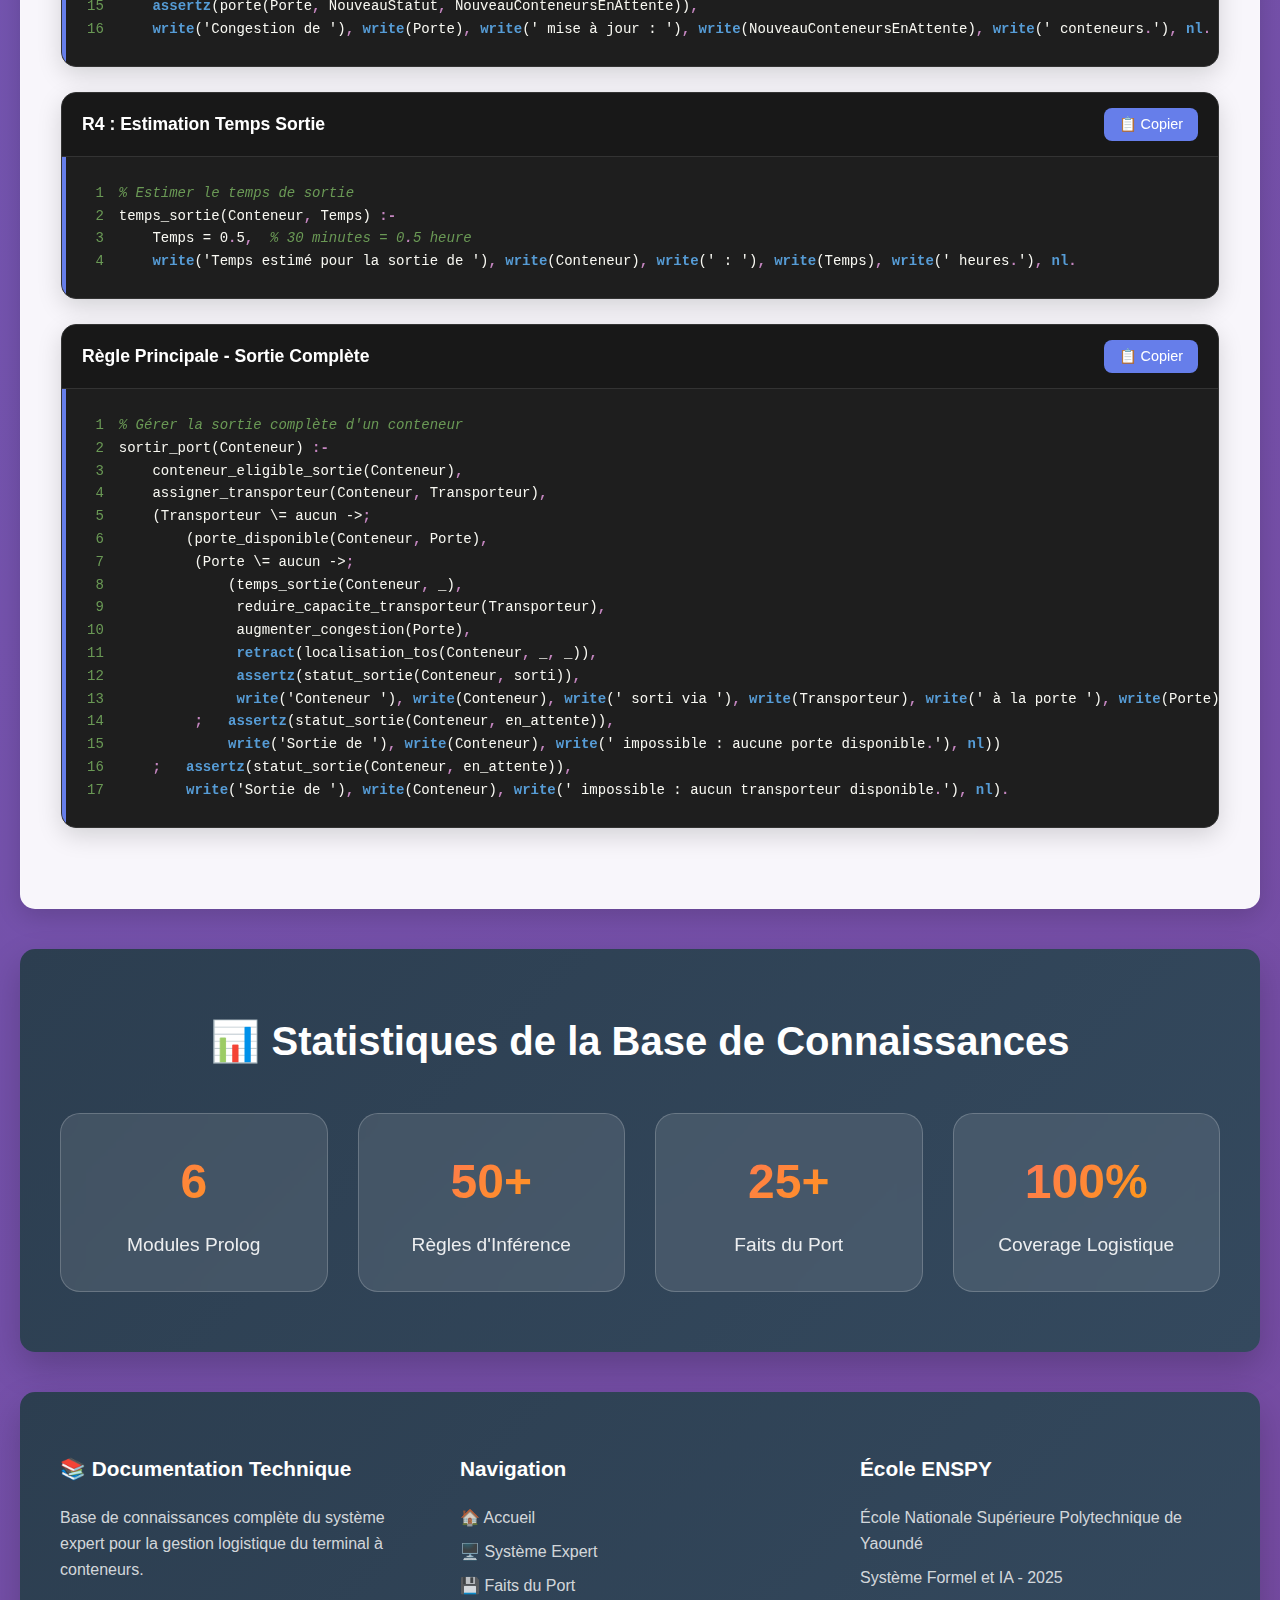
<file: rules.html>
<!DOCTYPE html>
<html lang="fr">
<head>
    <meta charset="UTF-8">
    <meta name="viewport" content="width=device-width, initial-scale=1.0">
    <title>Règles Prolog - Système Expert Terminal</title>
    <link rel="stylesheet" href="rules.css">
</head>
<body>
    <!-- Navigation -->
    <nav class="navbar">
        <div class="nav-container">
            <div class="logo">
                <a href="index.html">🚢 Port Expert AI</a>
            </div>
            <div class="nav-links">
                <a href="index.html">🏠 Accueil</a>
                <a href="system.html">🖥️ Système</a>
                <a href="#modules">📋 Modules</a>
                <a href="#facts">💾 Faits</a>
            </div>
            <div class="hamburger" id="hamburger">
                <span></span>
                <span></span>
                <span></span>
            </div>
        </div>
    </nav>

    <!-- Menu Mobile -->
    <div class="menu-overlay" id="menuOverlay"></div>
    <div class="mobile-menu" id="mobileMenu">
        <a href="index.html">🏠 Accueil</a>
        <a href="system.html">🖥️ Système</a>
        <a href="#modules">📋 Modules</a>
        <a href="#facts">💾 Faits</a>
    </div>

    <div class="container">
        <!-- Header -->
        <div class="header">
            <h1>📚 Base de Connaissances Prolog</h1>
            <h2>Règles et Faits du Système Expert</h2>
            <p>Documentation complète des 6 modules avec toutes les règles d'inférence</p>
        </div>

        <!-- Navigation des modules -->
        <div class="module-nav">
            <h2>🧭 Navigation Rapide</h2>
            <div class="nav-grid">
                <a href="#facts" class="nav-item">
                    <div class="nav-icon">💾</div>
                    <span>Faits du Port</span>
                </a>
                <a href="#module1" class="nav-item">
                    <div class="nav-icon">⚓</div>
                    <span>Module 1 - Accostage</span>
                </a>
                <a href="#module2" class="nav-item">
                    <div class="nav-icon">🏗️</div>
                    <span>Module 2 - Déchargement</span>
                </a>
                <a href="#module3" class="nav-item">
                    <div class="nav-icon">📦</div>
                    <span>Module 3 - Cour</span>
                </a>
                <a href="#module4" class="nav-item">
                    <div class="nav-icon">🛂</div>
                    <span>Module 4 - Douane</span>
                </a>
                <a href="#module5" class="nav-item">
                    <div class="nav-icon">🚛</div>
                    <span>Module 5 - Chargement</span>
                </a>
                <a href="#module6" class="nav-item">
                    <div class="nav-icon">🚪</div>
                    <span>Module 6 - Sortie</span>
                </a>
            </div>
        </div>

        <!-- Faits du Port -->
        <section class="rules-section" id="facts">
            <h2>💾 Faits du Port - Base de Connaissances Statique</h2>
            <p class="section-description">
                Faits fondamentaux décrivant l'infrastructure et les ressources du Port Autonome de Kribi
            </p>

            <div class="subsection">
                <h3>🏗️ Infrastructure Portuaire</h3>
                <div class="code-block">
                    <div class="code-header">
                        <span>Quais disponibles</span>
                        <button onclick="copyCode(this)" class="copy-btn">📋 Copier</button>
                    </div>
                    <pre><code>% Quais : quai(Nom, Longueur, TirantDEauMax)
quai(quai1, 350, 14).
quai(quai2, 350, 12).
quai(quai3, 200, 10).</code></pre>
                </div>

                <div class="code-block">
                    <div class="code-header">
                        <span>Portiques STS (Ship-to-Shore)</span>
                        <button onclick="copyCode(this)" class="copy-btn">📋 Copier</button>
                    </div>
                    <pre><code>% Portiques : portique(Nom, Capacite, Statut)
portique(portique1, 50, disponible).
portique(portique2, 50, disponible).
portique(portique3, 40, occupe).
portique(portique4, 30, occupe).</code></pre>
                </div>

                <div class="code-block">
                    <div class="code-header">
                        <span>Zones de stockage</span>
                        <button onclick="copyCode(this)" class="copy-btn">📋 Copier</button>
                    </div>
                    <pre><code>% Zones : zone_stockage(ID, Type, CapaciteRestante, ConnexionElectrique)
zone_stockage(bloc1, export, 80, non).
zone_stockage(bloc2, import, 90, non).
zone_stockage(bloc3, transbordement, 100, non).
zone_stockage(bloc4, refrigere, 50, oui).
zone_stockage(bloc5, dangereux, 60, non).</code></pre>
                </div>

                <div class="code-block">
                    <div class="code-header">
                        <span>Grues RTG et véhicules</span>
                        <button onclick="copyCode(this)" class="copy-btn">📋 Copier</button>
                    </div>
                    <pre><code>% Grues RTG : grue_rtg(Nom, Capacite, Statut)
grue_rtg(rtg1, 25, disponible).
grue_rtg(rtg2, 25, disponible).
grue_rtg(rtg3, 20, occupe).

% Véhicules internes : vehicule(Nom, Type, Statut)
vehicule(tracteur1, tracteur, disponible).
vehicule(tracteur2, tracteur, occupe).
vehicule(agv1, agv, disponible).
vehicule(agv2, agv, disponible).</code></pre>
                </div>
            </div>
        </section>

        <!-- Module 1 - Accostage -->
        <section class="rules-section" id="module1">
            <h2>⚓ Module 1 - Accostage</h2>
            <p class="section-description">
                Planification et attribution des quais selon les contraintes physiques et météorologiques
            </p>

            <div class="subsection">
                <h3>🎯 Règles Principales</h3>
                
                <div class="code-block">
                    <div class="code-header">
                        <span>R1 : Compatibilité Quai</span>
                        <button onclick="copyCode(this)" class="copy-btn">📋 Copier</button>
                    </div>
                    <pre><code>% Un quai est compatible si sa longueur et son tirant d'eau sont suffisants
quai_compatible(Navire, Quai) :-
    navire(Navire, LongueurNavire, TirantNavire, _, _, _),
    quai(Quai, LongueurQuai, TirantQuai),
    LongueurQuai >= LongueurNavire,
    TirantQuai >= TirantNavire,
    \+ occupe(Quai, _).</code></pre>
                </div>

                <div class="code-block">
                    <div class="code-header">
                        <span>R2 : Conditions Météorologiques</span>
                        <button onclick="copyCode(this)" class="copy-btn">📋 Copier</button>
                    </div>
                    <pre><code>% Vérifier si le navire peut accoster (météo OK)
peut_accoster(Navire, Vent) :-
    Vent < 50,
    write('Le navire '), write(Navire), write(' peut accoster.'), nl.

% Report d'accostage en cas de météo défavorable
reporter_accostage(Navire) :-
    meteo(Navire, defavorable),
    write('Accostage reporté pour '), write(Navire), write(' (météo défavorable).'), nl.</code></pre>
                </div>

                <div class="code-block">
                    <div class="code-header">
                        <span>R3 : Priorité des Navires</span>
                        <button onclick="copyCode(this)" class="copy-btn">📋 Copier</button>
                    </div>
                    <pre><code>% Vérifier la priorité basée sur les EVP
priorite_navire(Navire1, Navire2) :-
    navire(Navire1, _, _, EVP1, _, _),
    navire(Navire2, _, _, EVP2, _, _),
    EVP1 > EVP2,
    write(Navire1), write(' a la priorité sur '), write(Navire2), write('.'), nl.</code></pre>
                </div>

                <div class="code-block">
                    <div class="code-header">
                        <span>R4 : Réservation Stockage Spécialisé</span>
                        <button onclick="copyCode(this)" class="copy-btn">📋 Copier</button>
                    </div>
                    <pre><code>% Réserver un bloc de stockage pour conteneurs réfrigérés
reserver_stockage_refrigere(Navire) :-
    navire(Navire, _, _, _, PourcentRefrigeres, _),
    PourcentRefrigeres > 0,
    stockage(bloc_refrigere, disponible),
    write('Bloc réfrigéré réservé pour '), write(Navire), write('.'), nl.

% Réserver un bloc pour marchandises dangereuses
reserver_stockage_dangereux(Navire) :-
    navire(Navire, _, _, _, _, PourcentDangereux),
    PourcentDangereux > 0,
    stockage(bloc_dangereux, disponible),
    write('Bloc dangereux réservé pour '), write(Navire), write('.'), nl.</code></pre>
                </div>

                <div class="code-block">
                    <div class="code-header">
                        <span>Règle Principale - Planification Accostage</span>
                        <button onclick="copyCode(this)" class="copy-btn">📋 Copier</button>
                    </div>
                    <pre><code>% Planifier l'accostage complet
planifier_accostage(Navire, Vent) :-
    peut_accoster(Navire, Vent),
    quai_compatible(Navire, Quai),
    (Quai \= aucun ->
        (reserver_stockage_refrigere(Navire),
         reserver_stockage_dangereux(Navire),
         notifier_douanes(Navire),
         write('Attribution : '), write(Navire), write(' au '), write(Quai), write('.'), nl)
    ;   true).</code></pre>
                </div>
            </div>
        </section>

        <!-- Module 2 - Déchargement -->
        <section class="rules-section" id="module2">
            <h2>🏗️ Module 2 - Déchargement</h2>
            <p class="section-description">
                Gestion des portiques STS, inspection des conteneurs et enregistrement TOS
            </p>

            <div class="subsection">
                <h3>🎯 Règles Principales</h3>
                
                <div class="code-block">
                    <div class="code-header">
                        <span>R1 : Attribution Portique STS</span>
                        <button onclick="copyCode(this)" class="copy-btn">📋 Copier</button>
                    </div>
                    <pre><code>% Assigner un portique disponible pour le déchargement
portique_disponible(Navire, Portique) :-
    portique(Portique, _, disponible),
    write('Portique '), write(Portique), write(' assigné pour décharger '), write(Navire), write('.'), nl.

% Gestion absence de portique
portique_disponible(Navire, aucun) :-
    \+ (portique(_, _, disponible)),
    write('Aucun portique disponible pour décharger '), write(Navire), write('.'), nl.</code></pre>
                </div>

                <div class="code-block">
                    <div class="code-header">
                        <span>R2 : Inspection Conteneurs</span>
                        <button onclick="copyCode(this)" class="copy-btn">📋 Copier</button>
                    </div>
                    <pre><code>% Inspecter un conteneur pour détecter les anomalies
inspecter_conteneur(Conteneur, Navire) :-
    conteneur(Conteneur, Navire, Type, Etat),
    (Etat = endommage ->
        write('Alerte : Conteneur '), write(Conteneur), write(' de type '), write(Type), write(' est endommagé !'), nl
    ; Etat = fuite ->
        write('Alerte critique : Conteneur '), write(Conteneur), write(' de type '), write(Type), write(' présente une fuite !'), nl
    ; write('Conteneur '), write(Conteneur), write(' de type '), write(Type), write(' est intact.'), nl).</code></pre>
                </div>

                <div class="code-block">
                    <div class="code-header">
                        <span>R3 : Enregistrement TOS</span>
                        <button onclick="copyCode(this)" class="copy-btn">📋 Copier</button>
                    </div>
                    <pre><code>% Enregistrer un conteneur dans le TOS
enregistrer_tos(Conteneur, Navire) :-
    conteneur(Conteneur, Navire, Type, Etat),
    assertz(enregistre_tos(Conteneur, Navire, Type, Etat)),
    write('Conteneur '), write(Conteneur), write(' enregistré dans le TOS.'), nl.</code></pre>
                </div>

                <div class="code-block">
                    <div class="code-header">
                        <span>R4 : Attribution Véhicule Interne</span>
                        <button onclick="copyCode(this)" class="copy-btn">📋 Copier</button>
                    </div>
                    <pre><code>% Assigner un véhicule interne pour transporter le conteneur
vehicule_disponible(Conteneur, Vehicule) :-
    conteneur(Conteneur, _, _, _),
    vehicule(Vehicule, _, disponible),
    write('Véhicule '), write(Vehicule), write(' assigné pour transporter '), write(Conteneur), write('.'), nl.</code></pre>
                </div>

                <div class="code-block">
                    <div class="code-header">
                        <span>R5 : Calcul Temps Déchargement</span>
                        <button onclick="copyCode(this)" class="copy-btn">📋 Copier</button>
                    </div>
                    <pre><code>% Calculer le temps estimé de déchargement
temps_dechargement(Navire, Temps) :-
    navire(Navire, _, _, EVP, _, _),
    portique(Portique, Capacite, disponible),
    Temps is EVP / Capacite,
    write('Temps estimé pour décharger '), write(Navire), write(' : '), write(Temps), write(' heures.'), nl.</code></pre>
                </div>

                <div class="code-block">
                    <div class="code-header">
                        <span>Règle Principale - Déchargement Complet</span>
                        <button onclick="copyCode(this)" class="copy-btn">📋 Copier</button>
                    </div>
                    <pre><code>% Décharger un navire complet
decharger_navire(Navire) :-
    portique_disponible(Navire, Portique),
    (Portique \= aucun ->
        (temps_dechargement(Navire, _),
         findall(Conteneur, conteneur(Conteneur, Navire, _, _), Conteneurs),
         decharger_conteneurs(Conteneurs, Navire),
         write('Déchargement de '), write(Navire), write(' terminé.'), nl)
    ;   write('Déchargement de '), write(Navire), write(' impossible : aucun portique disponible.'), nl).</code></pre>
                </div>
            </div>
        </section>

        <!-- Module 3 - Cour -->
        <section class="rules-section" id="module3">
            <h2>📦 Module 3 - Cour (Stockage)</h2>
            <p class="section-description">
                Empilage stratégique et gestion des zones de stockage avec grues RTG
            </p>

            <div class="subsection">
                <h3>🎯 Règles Principales</h3>
                
                <div class="code-block">
                    <div class="code-header">
                        <span>R1 : Sélection Zone Compatible</span>
                        <button onclick="copyCode(this)" class="copy-btn">📋 Copier</button>
                    </div>
                    <pre><code>% Sélectionner une zone de stockage compatible
zone_compatible(Conteneur, Bloc) :-
    conteneur(Conteneur, _, Type, _, Destination),
    zone_stockage(Bloc, TypeZone, Capacite, Connexion),
    Capacite > 0,
    (Type = refrigere -> Connexion = oui ; true),
    (Type = dangereux -> TypeZone = dangereux ; TypeZone = Destination),
    write('Zone '), write(Bloc), write(' sélectionnée pour '), write(Conteneur), write('.'), nl.</code></pre>
                </div>

                <div class="code-block">
                    <div class="code-header">
                        <span>R2 : Vérification Hauteur Empilage</span>
                        <button onclick="copyCode(this)" class="copy-btn">📋 Copier</button>
                    </div>
                    <pre><code>% Vérifier la hauteur d'empilage dans une position (max 5)
hauteur_valide(Bloc, Rangée, Colonne, Hauteur) :-
    findall(H, position_occupee(Bloc, [Rangée, Colonne, H]), Hauteurs),
    length(Hauteurs, Count),
    Count < 5,  % Hauteur max. 5
    Hauteur is Count + 1,
    write('Position '), write(Rangée), write('-'), write(Colonne), write('-'), write(Hauteur), write(' valide dans '), write(Bloc), write('.'), nl.</code></pre>
                </div>

                <div class="code-block">
                    <div class="code-header">
                        <span>R3 : Attribution Grue RTG</span>
                        <button onclick="copyCode(this)" class="copy-btn">📋 Copier</button>
                    </div>
                    <pre><code>% Assigner une grue RTG pour empiler
grue_disponible(Conteneur, Grue) :-
    conteneur(Conteneur, _, _, _, _),
    grue_rtg(Grue, _, disponible),
    write('Grue '), write(Grue), write(' assignée pour empiler '), write(Conteneur), write('.'), nl.</code></pre>
                </div>

                <div class="code-block">
                    <div class="code-header">
                        <span>R4 : Mise à jour TOS Localisation</span>
                        <button onclick="copyCode(this)" class="copy-btn">📋 Copier</button>
                    </div>
                    <pre><code>% Mettre à jour le TOS avec la localisation
enregistrer_localisation(Conteneur, Bloc, Position) :-
    assertz(localisation_tos(Conteneur, Bloc, Position)),
    assertz(position_occupee(Bloc, Position)),
    write('Conteneur '), write(Conteneur), write(' enregistré dans le TOS à '), write(Bloc), write(' position '), write(Position), write('.'), nl.</code></pre>
                </div>

                <div class="code-block">
                    <div class="code-header">
                        <span>R5 : Gestion Capacité Zone</span>
                        <button onclick="copyCode(this)" class="copy-btn">📋 Copier</button>
                    </div>
                    <pre><code>% Réduire la capacité de la zone
reduire_capacite(Bloc) :-
    zone_stockage(Bloc, Type, Capacite, Connexion),
    Capacite > 0,
    NouvelleCapacite is Capacite - 1,
    retract(zone_stockage(Bloc, Type, Capacite, Connexion)),
    assertz(zone_stockage(Bloc, Type, NouvelleCapacite, Connexion)),
    write('Capacité de '), write(Bloc), write(' réduite à '), write(NouvelleCapacite), write('.'), nl.</code></pre>
                </div>
            </div>
        </section>

        <!-- Module 4 - Douane -->
        <section class="rules-section" id="module4">
            <h2>🛂 Module 4 - Douane</h2>
            <p class="section-description">
                Traitement administratif, vérification documents et gestion inspections
            </p>

            <div class="subsection">
                <h3>🎯 Règles Principales</h3>
                
                <div class="code-block">
                    <div class="code-header">
                        <span>R1 : Vérification Documents CAMCIS</span>
                        <button onclick="copyCode(this)" class="copy-btn">📋 Copier</button>
                    </div>
                    <pre><code>% Vérifier la validité des documents
verifier_documents(Conteneur) :-
    document(Conteneur, connaissement, oui),
    document(Conteneur, declaration_douaniere, oui),
    write('Documents pour '), write(Conteneur), write(' valides (CAMCIS).'), nl.

% Gestion documents invalides
verifier_documents(Conteneur) :-
    (document(Conteneur, connaissement, non) ; document(Conteneur, declaration_douaniere, non)),
    write('Documents pour '), write(Conteneur), write(' invalides. Traitement bloqué.'), nl,
    fail.</code></pre>
                </div>

                <div class="code-block">
                    <div class="code-header">
                        <span>R2 : Inspection Physique Requise</span>
                        <button onclick="copyCode(this)" class="copy-btn">📋 Copier</button>
                    </div>
                    <pre><code>% Déterminer si une inspection physique est requise
requiert_inspection(Conteneur) :-
    conteneur(Conteneur, _, Type, Etat, _),
    (Type = dangereux ; Etat = endommage ; Etat = fuite),
    assertz(statut_douanier(Conteneur, inspection_requise)),
    write('Inspection physique requise pour '), write(Conteneur), write(' (type ou état critique).'), nl.

% Inspection aléatoire (simulée pour 10% des conteneurs standards)
requiert_inspection(Conteneur) :-
    conteneur(Conteneur, _, standard, intact, _),
    random(1, 11, Num),
    Num = 1,
    assertz(statut_douanier(Conteneur, inspection_requise)),
    write('Inspection physique aléatoire requise pour '), write(Conteneur), write('.'), nl.</code></pre>
                </div>

                <div class="code-block">
                    <div class="code-header">
                        <span>R3 : Approbation Douanière</span>
                        <button onclick="copyCode(this)" class="copy-btn">📋 Copier</button>
                    </div>
                    <pre><code>% Approuver si pas d'inspection requise
approuver_douane(Conteneur) :-
    conteneur(Conteneur, _, standard, intact, _),
    \+ requiert_inspection(Conteneur),
    assertz(statut_douanier(Conteneur, approuve)),
    write('Conteneur '), write(Conteneur), write(' approuvé sans inspection.'), nl.</code></pre>
                </div>

                <div class="code-block">
                    <div class="code-header">
                        <span>R4 : Vérification Taxes</span>
                        <button onclick="copyCode(this)" class="copy-btn">📋 Copier</button>
                    </div>
                    <pre><code>% Vérifier le paiement des taxes
verifier_taxes(Conteneur) :-
    taxe(Conteneur, paye),
    write('Taxes payées pour '), write(Conteneur), write('.'), nl.

% Gestion taxes non payées
verifier_taxes(Conteneur) :-
    taxe(Conteneur, non_paye),
    write('Taxes non payées pour '), write(Conteneur), write('. Traitement bloqué.'), nl,
    fail.</code></pre>
                </div>

                <div class="code-block">
                    <div class="code-header">
                        <span>R5 : Attribution Transitaire</span>
                        <button onclick="copyCode(this)" class="copy-btn">📋 Copier</button>
                    </div>
                    <pre><code>% Assigner un transitaire
assigner_transitaire(Conteneur, Transitaire) :-
    transitaire(Transitaire, disponible),
    write('Transitaire '), write(Transitaire), write(' assigné pour '), write(Conteneur), write('.'), nl.</code></pre>
                </div>
            </div>
        </section>

        <!-- Module 5 - Chargement -->
        <section class="rules-section" id="module5">
            <h2>🚛 Module 5 - Chargement</h2>
            <p class="section-description">
                Préparation et chargement des conteneurs d'export avec optimisation stabilité
            </p>

            <div class="subsection">
                <h3>🎯 Règles Principales</h3>
                
                <div class="code-block">
                    <div class="code-header">
                        <span>R1 : Éligibilité Conteneur Chargement</span>
                        <button onclick="copyCode(this)" class="copy-btn">📋 Copier</button>
                    </div>
                    <pre><code>% Vérifier l'éligibilité d'un conteneur pour le chargement
conteneur_eligible(Conteneur, NavireCible) :-
    conteneur(Conteneur, _, Type, Etat, Destination),
    localisation_tos(Conteneur, _, _),
    (Destination = export ; Destination = transbordement),
    document(Conteneur, connaissement, oui),
    document(Conteneur, declaration_douaniere, oui),
    taxe(Conteneur, paye),
    scelle(Conteneur, intact),
    navire(NavireCible, _, _, _, _, _, EVPRestant),
    EVPRestant > 0,
    write('Conteneur '), write(Conteneur), write(' éligible pour chargement sur '), write(NavireCible), write('.'), nl.</code></pre>
                </div>

                <div class="code-block">
                    <div class="code-header">
                        <span>R2 : Plan de Chargement</span>
                        <button onclick="copyCode(this)" class="copy-btn">📋 Copier</button>
                    </div>
                    <pre><code>% Ordonner les conteneurs par priorité pour la stabilité
ordonner_conteneurs(Conteneurs, ConteneursOrdonnes) :-
    findall(Prio-Conteneur, (
        member(Conteneur, Conteneurs),
        conteneur(Conteneur, _, Type, _, Destination),
        priorite_chargement(Type, Destination, Prio)
    ), PrioConteneurs),
    sort(PrioConteneurs, PrioConteneursOrdonnes),
    reverse(PrioConteneursOrdonnes, PrioConteneursInverses),
    findall(Conteneur, member(_-Conteneur, PrioConteneursInverses), ConteneursOrdonnes).</code></pre>
                </div>

                <div class="code-block">
                    <div class="code-header">
                        <span>R3 : Temps de Chargement</span>
                        <button onclick="copyCode(this)" class="copy-btn">📋 Copier</button>
                    </div>
                    <pre><code>% Calculer le temps estimé de chargement
temps_chargement(NavireCible, Conteneurs, Temps) :-
    length(Conteneurs, NombreConteneurs),
    portique(Portique, Capacite, disponible),
    Temps is NombreConteneurs / Capacite,
    write('Temps estimé pour charger '), write(NavireCible), write(' : '), write(Temps), write(' heures.'), nl.</code></pre>
                </div>

                <div class="code-block">
                    <div class="code-header">
                        <span>R4 : Gestion Capacité Navire</span>
                        <button onclick="copyCode(this)" class="copy-btn">📋 Copier</button>
                    </div>
                    <pre><code>% Mettre à jour la capacité du navire
reduire_capacite_navire(NavireCible) :-
    navire(NavireCible, Longueur, TirantDEau, EVPTotal, PourcentRefrigeres, PourcentDangereux, EVPRestant),
    EVPRestant > 0,
    NouveauEVPRestant is EVPRestant - 1,
    retract(navire(NavireCible, Longueur, TirantDEau, EVPTotal, PourcentRefrigeres, PourcentDangereux, EVPRestant)),
    assertz(navire(NavireCible, Longueur, TirantDEau, EVPTotal, PourcentRefrigeres, PourcentDangereux, NouveauEVPRestant)),
    write('Capacité restante de '), write(NavireCible), write(' : '), write(NouveauEVPRestant), write(' EVP.'), nl.</code></pre>
                </div>

                <div class="code-block">
                    <div class="code-header">
                        <span>Priorités de Chargement</span>
                        <button onclick="copyCode(this)" class="copy-btn">📋 Copier</button>
                    </div>
                    <pre><code>% Faits sur la priorité de chargement (pour stabilité et destination)
priorite_chargement(dangereux, transbordement, 4).
priorite_chargement(dangereux, export, 3).
priorite_chargement(refrigere, transbordement, 2).
priorite_chargement(refrigere, export, 1).
priorite_chargement(standard, transbordement, 1).
priorite_chargement(standard, export, 0).</code></pre>
                </div>
            </div>
        </section>

        <!-- Module 6 - Sortie -->
        <section class="rules-section" id="module6">
            <h2>🚪 Module 6 - Sortie du Port</h2>
            <p class="section-description">
                Transport terrestre et gestion des flux aux portes du port
            </p>

            <div class="subsection">
                <h3>🎯 Règles Principales</h3>
                
                <div class="code-block">
                    <div class="code-header">
                        <span>R1 : Éligibilité Sortie</span>
                        <button onclick="copyCode(this)" class="copy-btn">📋 Copier</button>
                    </div>
                    <pre><code>% Vérifier l'éligibilité d'un conteneur pour la sortie
conteneur_eligible_sortie(Conteneur) :-
    conteneur(Conteneur, _, _, _, import),
    localisation_tos(Conteneur, _, _),
    document(Conteneur, connaissement, oui),
    document(Conteneur, declaration_douaniere, oui),
    taxe(Conteneur, paye),
    scelle(Conteneur, intact),
    write('Conteneur '), write(Conteneur), write(' éligible pour sortie.'), nl.</code></pre>
                </div>

                <div class="code-block">
                    <div class="code-header">
                        <span>R2 : Attribution Transporteur</span>
                        <button onclick="copyCode(this)" class="copy-btn">📋 Copier</button>
                    </div>
                    <pre><code>% Assigner un transporteur pour le conteneur
assigner_transporteur(Conteneur, Transporteur) :-
    conteneur(Conteneur, _, _, _, _),
    transporteur(Transporteur, _, disponible, Capacite),
    Capacite > 0,
    write('Transporteur '), write(Transporteur), write(' assigné pour '), write(Conteneur), write('.'), nl.

% Mettre à jour la capacité du transporteur
reduire_capacite_transporteur(Transporteur) :-
    transporteur(Transporteur, Type, Statut, Capacite),
    Capacite > 0,
    NouvelleCapacite is Capacite - 1,
    retract(transporteur(Transporteur, Type, Statut, Capacite)),
    assertz(transporteur(Transporteur, Type, Statut, NouvelleCapacite)),
    write('Capacité de '), write(Transporteur), write(' réduite à '), write(NouvelleCapacite), write('.'), nl.</code></pre>
                </div>

                <div class="code-block">
                    <div class="code-header">
                        <span>R3 : Gestion Portes</span>
                        <button onclick="copyCode(this)" class="copy-btn">📋 Copier</button>
                    </div>
                    <pre><code>% Sélectionner une porte non congestionnée
porte_disponible(Conteneur, Porte) :-
    porte(Porte, disponible, ConteneursEnAttente),
    ConteneursEnAttente < 5,  % Seuil de congestion
    write('Porte '), write(Porte), write(' sélectionnée pour '), write(Conteneur), write('.'), nl.

% Mettre à jour la congestion de la porte
augmenter_congestion(Porte) :-
    porte(Porte, Statut, ConteneursEnAttente),
    NouveauConteneursEnAttente is ConteneursEnAttente + 1,
    (NouveauConteneursEnAttente >= 5 ->
        NouveauStatut = congeste
    ;   NouveauStatut = disponible),
    retract(porte(Porte, Statut, ConteneursEnAttente)),
    assertz(porte(Porte, NouveauStatut, NouveauConteneursEnAttente)),
    write('Congestion de '), write(Porte), write(' mise à jour : '), write(NouveauConteneursEnAttente), write(' conteneurs.'), nl.</code></pre>
                </div>

                <div class="code-block">
                    <div class="code-header">
                        <span>R4 : Estimation Temps Sortie</span>
                        <button onclick="copyCode(this)" class="copy-btn">📋 Copier</button>
                    </div>
                    <pre><code>% Estimer le temps de sortie
temps_sortie(Conteneur, Temps) :-
    Temps = 0.5,  % 30 minutes = 0.5 heure
    write('Temps estimé pour la sortie de '), write(Conteneur), write(' : '), write(Temps), write(' heures.'), nl.</code></pre>
                </div>

                <div class="code-block">
                    <div class="code-header">
                        <span>Règle Principale - Sortie Complète</span>
                        <button onclick="copyCode(this)" class="copy-btn">📋 Copier</button>
                    </div>
                    <pre><code>% Gérer la sortie complète d'un conteneur
sortir_port(Conteneur) :-
    conteneur_eligible_sortie(Conteneur),
    assigner_transporteur(Conteneur, Transporteur),
    (Transporteur \= aucun ->
        (porte_disponible(Conteneur, Porte),
         (Porte \= aucun ->
             (temps_sortie(Conteneur, _),
              reduire_capacite_transporteur(Transporteur),
              augmenter_congestion(Porte),
              retract(localisation_tos(Conteneur, _, _)),
              assertz(statut_sortie(Conteneur, sorti)),
              write('Conteneur '), write(Conteneur), write(' sorti via '), write(Transporteur), write(' à la porte '), write(Porte), write('.'), nl)
         ;   assertz(statut_sortie(Conteneur, en_attente)),
             write('Sortie de '), write(Conteneur), write(' impossible : aucune porte disponible.'), nl))
    ;   assertz(statut_sortie(Conteneur, en_attente)),
        write('Sortie de '), write(Conteneur), write(' impossible : aucun transporteur disponible.'), nl).</code></pre>
                </div>
            </div>
        </section>

        <!-- Stats Section -->
        <section class="stats-section">
            <h2>📊 Statistiques de la Base de Connaissances</h2>
            <div class="stats-grid">
                <div class="stat-card">
                    <div class="stat-number">6</div>
                    <div class="stat-label">Modules Prolog</div>
                </div>
                <div class="stat-card">
                    <div class="stat-number">50+</div>
                    <div class="stat-label">Règles d'Inférence</div>
                </div>
                <div class="stat-card">
                    <div class="stat-number">25+</div>
                    <div class="stat-label">Faits du Port</div>
                </div>
                <div class="stat-card">
                    <div class="stat-number">100%</div>
                    <div class="stat-label">Coverage Logistique</div>
                </div>
            </div>
        </section>

        <!-- Footer -->
        <footer class="footer">
            <div class="footer-content">
                <div class="footer-section">
                    <h3>📚 Documentation Technique</h3>
                    <p>Base de connaissances complète du système expert pour la gestion logistique du terminal à conteneurs.</p>
                </div>
                <div class="footer-section">
                    <h4>Navigation</h4>
                    <ul>
                        <li><a href="index.html">🏠 Accueil</a></li>
                        <li><a href="system.html">🖥️ Système Expert</a></li>
                        <li><a href="#facts">💾 Faits du Port</a></li>
                        <li><a href="#modules">📋 Modules</a></li>
                    </ul>
                </div>
                <div class="footer-section">
                    <h4>École ENSPY</h4>
                    <p>École Nationale Supérieure Polytechnique de Yaoundé</p>
                    <p>Système Formel et IA - 2025</p>
                </div>
            </div>
        </footer>
    </div>

    <script src="rules.js"></script>
</body>
</html>
</file>
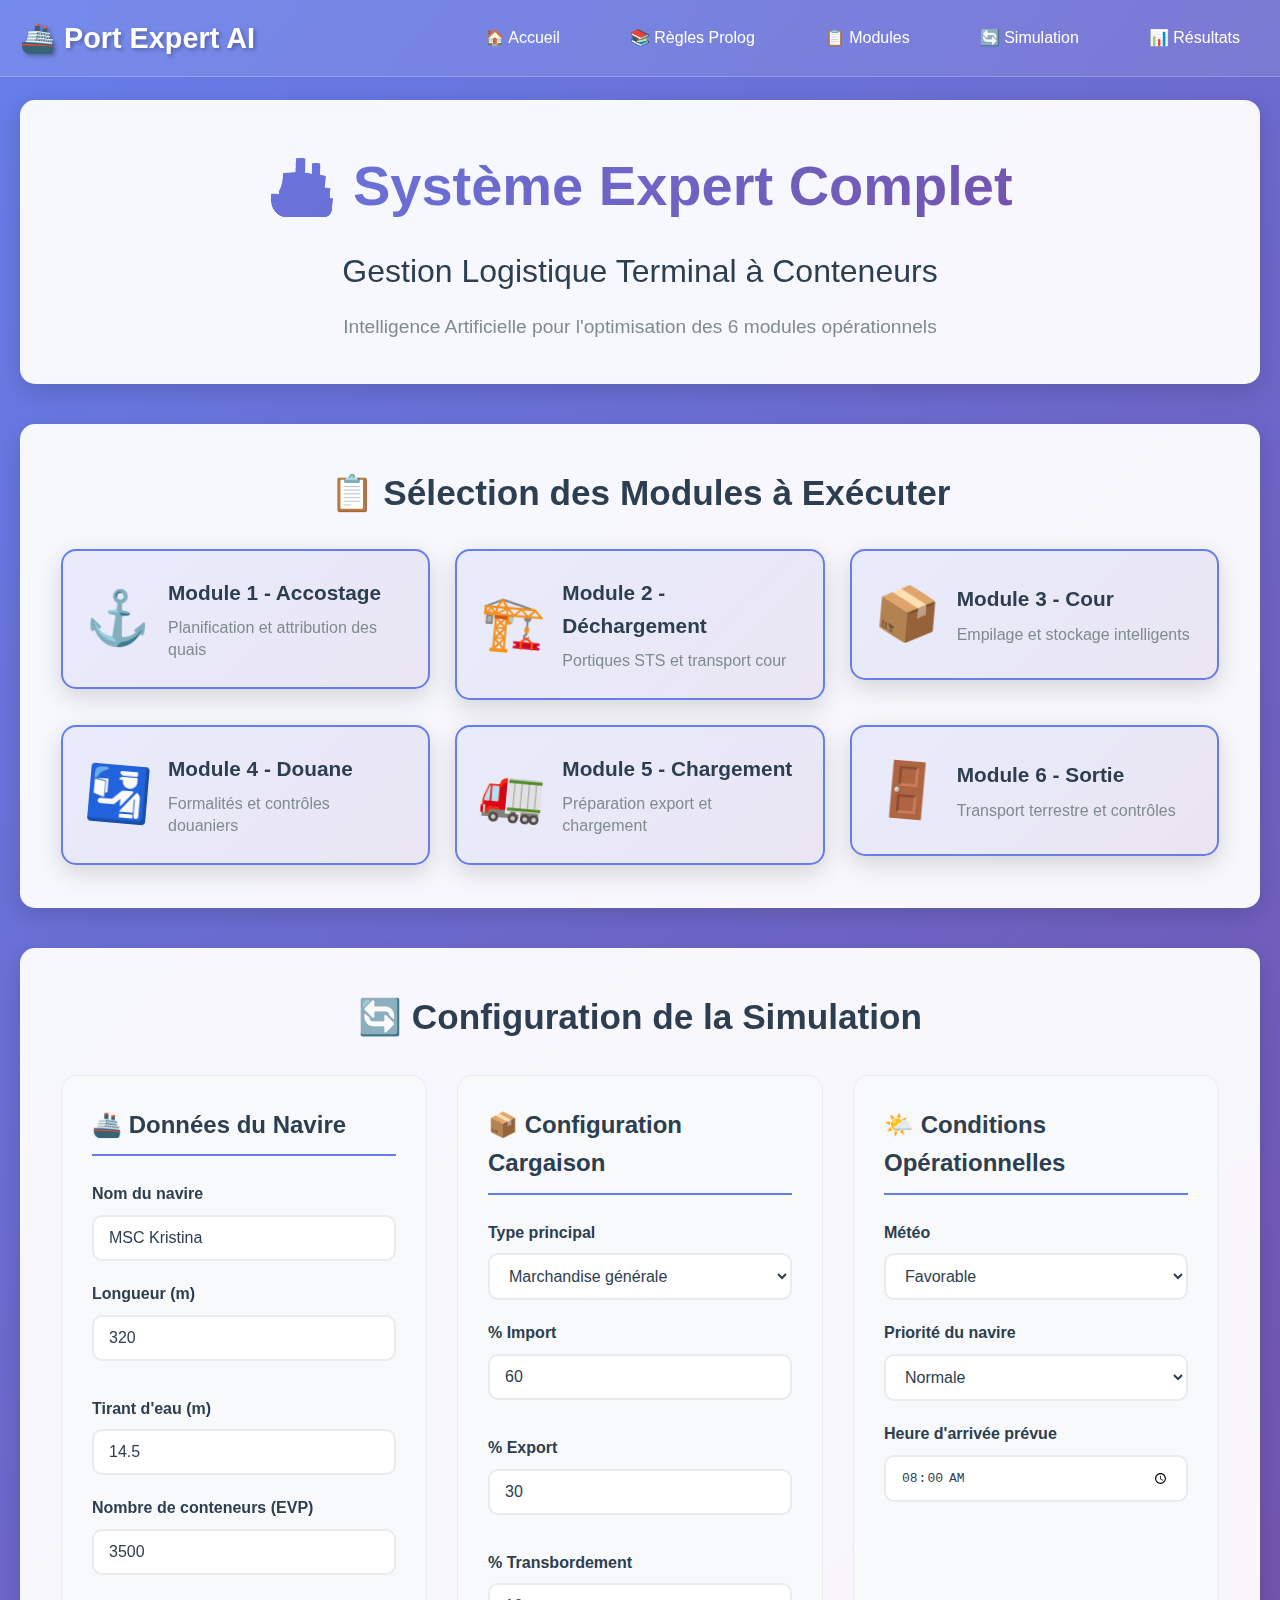
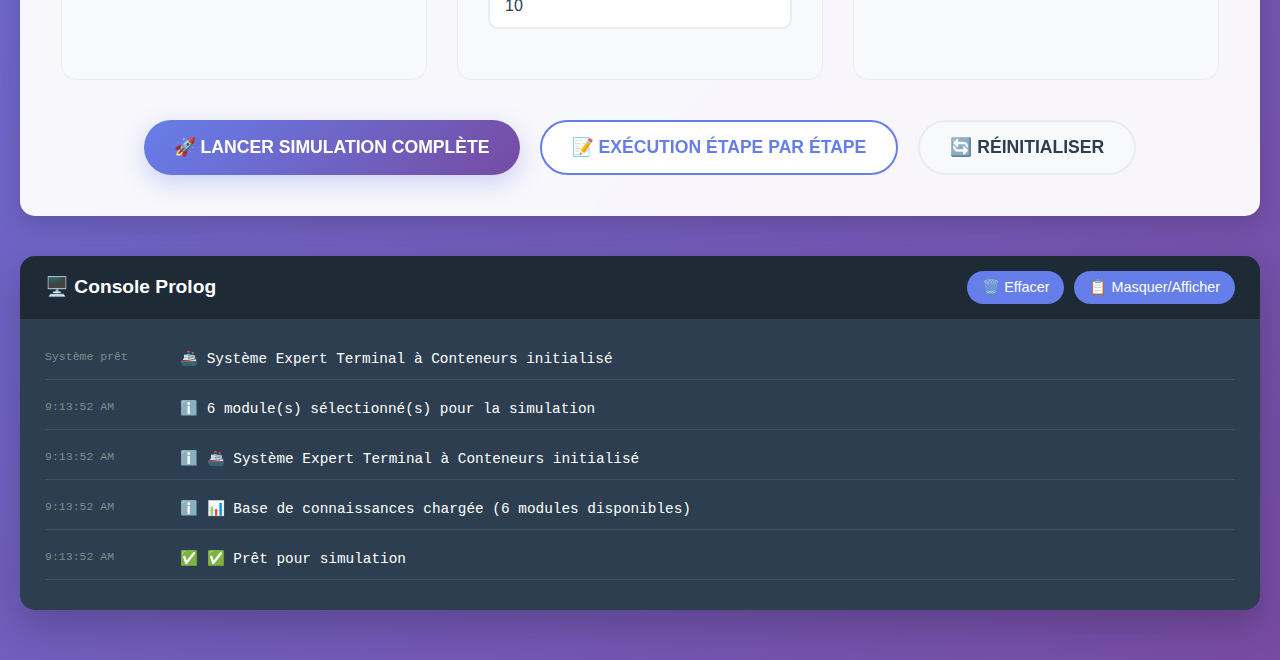
<file: system.html>
<!DOCTYPE html>
<html lang="fr">
<head>
    <meta charset="UTF-8">
    <meta name="viewport" content="width=device-width, initial-scale=1.0">
    <title>Système Expert Complet - Terminal à Conteneurs</title>
    <link rel="stylesheet" href="system.css">
</head>
<body>
    <!-- Navigation -->
    <nav class="navbar">
        <div class="nav-container">
            <div class="logo">
                <a href="index.html">🚢 Port Expert AI</a>
            </div>
            <div class="nav-links">
                <a href="index.html">🏠 Accueil</a>
                <a href="rules.html">📚 Règles Prolog</a>
                <a href="#modules">📋 Modules</a>
                <a href="#simulation">🔄 Simulation</a>
                <a href="#results">📊 Résultats</a>
            </div>
            <div class="hamburger" id="hamburger">
                <span></span>
                <span></span>
                <span></span>
            </div>
        </div>
    </nav>

    <!-- Menu Mobile -->
    <div class="menu-overlay" id="menuOverlay"></div>
    <div class="mobile-menu" id="mobileMenu">
        <a href="index.html">🏠 Accueil</a>
        <a href="rules.html">📚 Règles Prolog</a>
        <a href="#modules">📋 Modules</a>
        <a href="#simulation">🔄 Simulation</a>
        <a href="#results">📊 Résultats</a>
    </div>

    <div class="container">
        <!-- Header -->
        <div class="header">
            <h1>🚢 Système Expert Complet</h1>
            <h2>Gestion Logistique Terminal à Conteneurs</h2>
            <p>Intelligence Artificielle pour l'optimisation des 6 modules opérationnels</p>
        </div>

        <!-- Module Selector -->
        <div class="module-selector" id="modules">
            <h2>📋 Sélection des Modules à Exécuter</h2>
            <div class="modules-grid">
                <div class="module-toggle" data-module="1">
                    <input type="checkbox" id="module1" checked>
                    <label for="module1">
                        <div class="module-icon">⚓</div>
                        <div class="module-info">
                            <h3>Module 1 - Accostage</h3>
                            <p>Planification et attribution des quais</p>
                        </div>
                    </label>
                </div>

                <div class="module-toggle" data-module="2">
                    <input type="checkbox" id="module2" checked>
                    <label for="module2">
                        <div class="module-icon">🏗️</div>
                        <div class="module-info">
                            <h3>Module 2 - Déchargement</h3>
                            <p>Portiques STS et transport cour</p>
                        </div>
                    </label>
                </div>

                <div class="module-toggle" data-module="3">
                    <input type="checkbox" id="module3" checked>
                    <label for="module3">
                        <div class="module-icon">📦</div>
                        <div class="module-info">
                            <h3>Module 3 - Cour</h3>
                            <p>Empilage et stockage intelligents</p>
                        </div>
                    </label>
                </div>

                <div class="module-toggle" data-module="4">
                    <input type="checkbox" id="module4" checked>
                    <label for="module4">
                        <div class="module-icon">🛂</div>
                        <div class="module-info">
                            <h3>Module 4 - Douane</h3>
                            <p>Formalités et contrôles douaniers</p>
                        </div>
                    </label>
                </div>

                <div class="module-toggle" data-module="5">
                    <input type="checkbox" id="module5" checked>
                    <label for="module5">
                        <div class="module-icon">🚛</div>
                        <div class="module-info">
                            <h3>Module 5 - Chargement</h3>
                            <p>Préparation export et chargement</p>
                        </div>
                    </label>
                </div>

                <div class="module-toggle" data-module="6">
                    <input type="checkbox" id="module6" checked>
                    <label for="module6">
                        <div class="module-icon">🚪</div>
                        <div class="module-info">
                            <h3>Module 6 - Sortie</h3>
                            <p>Transport terrestre et contrôles</p>
                        </div>
                    </label>
                </div>
            </div>
        </div>

        <!-- Configuration Simulation -->
        <div class="simulation-config" id="simulation">
            <h2>🔄 Configuration de la Simulation</h2>
            
            <div class="config-grid">
                <!-- Configuration Navire -->
                <div class="config-section">
                    <h3>🚢 Données du Navire</h3>
                    <div class="form-group">
                        <label for="shipName">Nom du navire</label>
                        <input type="text" id="shipName" value="MSC Kristina" placeholder="Ex: MSC Kristina">
                    </div>
                    
                    <div class="form-row">
                        <div class="form-group">
                            <label for="shipLength">Longueur (m)</label>
                            <input type="number" id="shipLength" value="320" min="50" max="400">
                        </div>
                        <div class="form-group">
                            <label for="shipDraft">Tirant d'eau (m)</label>
                            <input type="number" id="shipDraft" value="14.5" min="5" max="20" step="0.1">
                        </div>
                    </div>
                    
                    <div class="form-group">
                        <label for="containerCount">Nombre de conteneurs (EVP)</label>
                        <input type="number" id="containerCount" value="3500" min="100" max="20000">
                    </div>
                </div>

                <!-- Configuration Cargaison -->
                <div class="config-section">
                    <h3>📦 Configuration Cargaison</h3>
                    <div class="form-group">
                        <label for="cargoType">Type principal</label>
                        <select id="cargoType">
                            <option value="generale">Marchandise générale</option>
                            <option value="refrigeree">Marchandise réfrigérée</option>
                            <option value="dangereuse">Marchandise dangereuse</option>
                            <option value="mixte">Cargaison mixte</option>
                        </select>
                    </div>
                    
                    <div class="form-row">
                        <div class="form-group">
                            <label for="percentImport">% Import</label>
                            <input type="number" id="percentImport" value="60" min="0" max="100">
                        </div>
                        <div class="form-group">
                            <label for="percentExport">% Export</label>
                            <input type="number" id="percentExport" value="30" min="0" max="100">
                        </div>
                        <div class="form-group">
                            <label for="percentTransbord">% Transbordement</label>
                            <input type="number" id="percentTransbord" value="10" min="0" max="100">
                        </div>
                    </div>
                </div>

                <!-- Conditions Opérationnelles -->
                <div class="config-section">
                    <h3>🌤️ Conditions Opérationnelles</h3>
                    <div class="form-group">
                        <label for="weather">Météo</label>
                        <select id="weather">
                            <option value="favorable">Favorable</option>
                            <option value="moyenne">Moyenne</option>
                            <option value="defavorable">Défavorable</option>
                        </select>
                    </div>
                    
                    <div class="form-group">
                        <label for="priority">Priorité du navire</label>
                        <select id="priority">
                            <option value="normale">Normale</option>
                            <option value="haute">Haute</option>
                            <option value="urgente">Urgente</option>
                        </select>
                    </div>
                    
                    <div class="form-group">
                        <label for="arrivalTime">Heure d'arrivée prévue</label>
                        <input type="time" id="arrivalTime" value="08:00">
                    </div>
                </div>
            </div>

            <!-- Boutons de contrôle -->
            <div class="control-buttons">
                <button class="btn primary" onclick="executeFullSimulation()">
                    🚀 LANCER SIMULATION COMPLÈTE
                </button>
                <button class="btn secondary" onclick="executeStepByStep()">
                    📝 EXÉCUTION ÉTAPE PAR ÉTAPE
                </button>
                <button class="btn tertiary" onclick="resetSimulation()">
                    🔄 RÉINITIALISER
                </button>
            </div>
        </div>

        <!-- Résultats de la simulation -->
        <div class="results-container hidden" id="results">
            <h2>📊 Résultats de la Simulation</h2>
            
            <!-- Progress Bar -->
            <div class="progress-container">
                <div class="progress-bar">
                    <div class="progress-fill" id="progressFill"></div>
                </div>
                <div class="progress-text" id="progressText">Prêt à démarrer...</div>
            </div>

            <!-- Module Results -->
            <div class="modules-results" id="modulesResults">
                <!-- Les résultats des modules seront insérés dynamiquement -->
            </div>

            <!-- Summary Dashboard -->
            <div class="summary-dashboard" id="summaryDashboard">
                <!-- Le tableau de bord sera généré dynamiquement -->
            </div>

            <!-- Export Options -->
            <div class="export-options">
                <h3>📥 Options d'Export</h3>
                <div class="export-buttons">
                    <button class="btn secondary" onclick="exportToJSON()">
                        📄 Exporter JSON
                    </button>
                    <button class="btn secondary" onclick="exportToPDF()">
                        📑 Générer Rapport PDF
                    </button>
                    <button class="btn secondary" onclick="exportToCSV()">
                        📊 Exporter CSV
                    </button>
                </div>
            </div>
        </div>

        <!-- Log Console -->
        <div class="log-console" id="logConsole">
            <div class="log-header">
                <h3>🖥️ Console Prolog</h3>
                <div class="log-controls">
                    <button class="btn-small" onclick="clearLog()">🗑️ Effacer</button>
                    <button class="btn-small" onclick="toggleLog()">📋 Masquer/Afficher</button>
                </div>
            </div>
            <div class="log-content" id="logContent">
                <div class="log-entry info">
                    <span class="timestamp">Système prêt</span>
                    <span class="message">🚢 Système Expert Terminal à Conteneurs initialisé</span>
                </div>
            </div>
        </div>
    </div>

    <!-- Modal pour les détails -->
    <div class="modal-overlay" id="modalOverlay">
        <div class="modal">
            <div class="modal-header">
                <h3 id="modalTitle">Détails du Module</h3>
                <button class="modal-close" onclick="closeModal()">✕</button>
            </div>
            <div class="modal-content" id="modalContent">
                <!-- Contenu dynamique -->
            </div>
        </div>
    </div>

    <!-- Scripts -->
    <script src="prolog-complete.js"></script>
    <script src="system.js"></script>
</body>
</html>
</file>
<file: styles.css>
/* ===== RESET ET BASE ===== */
* {
    margin: 0;
    padding: 0;
    box-sizing: border-box;
}

:root {
    --primary-color: #667eea;
    --secondary-color: #764ba2;
    --accent-color: #ff6b6b;
    --text-dark: #2c3e50;
    --text-light: #7f8c8d;
    --white: #ffffff;
    --glass-bg: rgba(255, 255, 255, 0.1);
    --glass-border: rgba(255, 255, 255, 0.2);
    --shadow-light: 0 8px 32px rgba(0, 0, 0, 0.1);
    --shadow-medium: 0 15px 40px rgba(0, 0, 0, 0.15);
    --shadow-heavy: 0 25px 50px rgba(0, 0, 0, 0.2);
}

body {
    font-family: 'Segoe UI', Tahoma, Geneva, Verdana, sans-serif;
    background: linear-gradient(135deg, var(--primary-color) 0%, var(--secondary-color) 100%);
    min-height: 100vh;
    overflow-x: hidden;
    color: var(--text-dark);
}

.container {
    max-width: 1200px;
    margin: 0 auto;
    padding: 0 20px;
}

/* ===== ANIMATIONS ===== */
@keyframes fadeInUp {
    from {
        opacity: 0;
        transform: translateY(50px);
    }
    to {
        opacity: 1;
        transform: translateY(0);
    }
}

@keyframes float {
    0%, 100% { transform: translateY(0px); }
    50% { transform: translateY(-20px); }
}

@keyframes pulse {
    0%, 100% { transform: scale(1); }
    50% { transform: scale(1.05); }
}

@keyframes slideInLeft {
    from {
        opacity: 0;
        transform: translateX(-50px);
    }
    to {
        opacity: 1;
        transform: translateX(0);
    }
}

@keyframes slideInRight {
    from {
        opacity: 0;
        transform: translateX(50px);
    }
    to {
        opacity: 1;
        transform: translateX(0);
    }
}

@keyframes rotate {
    from { transform: rotate(0deg); }
    to { transform: rotate(360deg); }
}

/* ===== PARTICULES ANIMÉES ===== */
.particles {
    position: fixed;
    top: 0;
    left: 0;
    width: 100%;
    height: 100%;
    pointer-events: none;
    z-index: -1;
}

.particle {
    position: absolute;
    background: rgba(255, 255, 255, 0.1);
    border-radius: 50%;
    animation: float-particle 20s infinite linear;
}

@keyframes float-particle {
    from {
        transform: translateY(100vh) rotate(0deg);
        opacity: 0;
    }
    10% {
        opacity: 1;
    }
    90% {
        opacity: 1;
    }
    to {
        transform: translateY(-100px) rotate(360deg);
        opacity: 0;
    }
}

/* ===== NAVIGATION ===== */
.navbar {
    position: fixed;
    top: 0;
    width: 100%;
    background: var(--glass-bg);
    backdrop-filter: blur(20px);
    padding: 15px 0;
    z-index: 1000;
    border-bottom: 1px solid var(--glass-border);
    transition: all 0.3s ease;
}

.nav-container {
    max-width: 1200px;
    margin: 0 auto;
    display: flex;
    justify-content: space-between;
    align-items: center;
    padding: 0 20px;
}

.logo {
    font-size: 1.8em;
    font-weight: bold;
    color: var(--white);
    text-shadow: 2px 2px 4px rgba(0, 0, 0, 0.3);
    transition: all 0.3s ease;
}

.logo:hover {
    transform: scale(1.05);
}

.nav-links {
    display: flex;
    gap: 30px;
}

.nav-links a {
    color: var(--white);
    text-decoration: none;
    font-weight: 500;
    transition: all 0.3s ease;
    padding: 10px 20px;
    border-radius: 25px;
    position: relative;
    overflow: hidden;
}

.nav-links a::before {
    content: '';
    position: absolute;
    top: 0;
    left: -100%;
    width: 100%;
    height: 100%;
    background: var(--glass-bg);
    transition: left 0.3s ease;
    z-index: -1;
}

.nav-links a:hover::before {
    left: 0;
}

.nav-links a:hover {
    transform: translateY(-2px);
    box-shadow: var(--shadow-light);
}

/* Menu Hamburger */
.hamburger {
    display: none;
    flex-direction: column;
    cursor: pointer;
    padding: 10px;
    z-index: 1001;
}

.hamburger span {
    width: 25px;
    height: 3px;
    background: var(--white);
    margin: 3px 0;
    transition: all 0.3s ease;
    border-radius: 2px;
}

.hamburger.active span:nth-child(1) {
    transform: rotate(45deg) translate(5px, 5px);
}

.hamburger.active span:nth-child(2) {
    opacity: 0;
}

.hamburger.active span:nth-child(3) {
    transform: rotate(-45deg) translate(7px, -6px);
}

.mobile-menu {
    position: fixed;
    top: 0;
    right: -100%;
    width: 100%;
    height: 100vh;
    background: rgba(0, 0, 0, 0.95);
    backdrop-filter: blur(20px);
    display: flex;
    flex-direction: column;
    justify-content: center;
    align-items: center;
    gap: 30px;
    transition: right 0.3s ease;
    z-index: 1000;
}

.mobile-menu.active {
    right: 0;
}

.mobile-menu a {
    color: var(--white);
    text-decoration: none;
    font-size: 1.5em;
    font-weight: 500;
    padding: 15px 30px;
    border-radius: 25px;
    transition: all 0.3s ease;
    text-align: center;
    width: 80%;
}

.mobile-menu a:hover {
    background: var(--glass-bg);
    transform: scale(1.05);
}

.menu-overlay {
    position: fixed;
    top: 0;
    left: 0;
    width: 100%;
    height: 100%;
    background: rgba(0, 0, 0, 0.5);
    opacity: 0;
    visibility: hidden;
    transition: all 0.3s ease;
    z-index: 999;
}

.menu-overlay.active {
    opacity: 1;
    visibility: visible;
}

/* ===== HERO SECTION ===== */
.hero {
    min-height: 100vh;
    display: flex;
    align-items: center;
    justify-content: center;
    text-align: center;
    padding: 120px 20px 50px;
    position: relative;
}

.hero-content {
    max-width: 900px;
    color: var(--white);
    animation: fadeInUp 1s ease-out;
}

.hero h1 {
    font-size: 4.5em;
    margin-bottom: 20px;
    text-shadow: 2px 2px 4px rgba(0, 0, 0, 0.3);
    font-weight: 700;
    line-height: 1.1;
}

.hero h2 {
    font-size: 2em;
    margin-bottom: 30px;
    opacity: 0.9;
    font-weight: 400;
}

.hero .subtitle {
    font-size: 1.4em;
    margin-bottom: 20px;
    opacity: 0.8;
    line-height: 1.6;
}

.hero .description {
    font-size: 1.2em;
    margin-bottom: 50px;
    opacity: 0.8;
    line-height: 1.8;
    max-width: 800px;
    margin-left: auto;
    margin-right: auto;
}

.hero-buttons {
    display: flex;
    gap: 20px;
    justify-content: center;
    flex-wrap: wrap;
}

/* ===== BOUTONS ===== */
.cta-button {
    padding: 18px 40px;
    border: none;
    border-radius: 50px;
    font-size: 1.2em;
    font-weight: 600;
    cursor: pointer;
    transition: all 0.3s ease;
    text-decoration: none;
    display: inline-block;
    position: relative;
    overflow: hidden;
}

.cta-button.primary {
    background: linear-gradient(135deg, var(--accent-color), #ee5a24);
    color: var(--white);
    box-shadow: 0 10px 30px rgba(255, 107, 107, 0.4);
}

.cta-button.secondary {
    background: var(--glass-bg);
    color: var(--white);
    border: 2px solid var(--glass-border);
    backdrop-filter: blur(10px);
}

.cta-button.large {
    padding: 25px 50px;
    font-size: 1.3em;
}

.cta-button:hover {
    transform: translateY(-5px) scale(1.05);
}

.cta-button.primary:hover {
    box-shadow: 0 15px 40px rgba(255, 107, 107, 0.6);
}

.cta-button.secondary:hover {
    background: rgba(255, 255, 255, 0.2);
    box-shadow: var(--shadow-medium);
}

/* ===== SECTIONS PRINCIPALES ===== */
.modules-section,
.process-section,
.tech-section,
.stats-section,
.cta-section {
    padding: 100px 0;
    position: relative;
}

.modules-section {
    background: var(--white);
}

.process-section {
    background: linear-gradient(135deg, #f8f9fa, #e9ecef);
}

.tech-section {
    background: var(--white);
}

.stats-section {
    background: linear-gradient(135deg, var(--text-dark), #34495e);
    color: var(--white);
}

.cta-section {
    background: linear-gradient(135deg, var(--primary-color), var(--secondary-color));
    color: var(--white);
    text-align: center;
}

/* Titres de sections */
section h2 {
    font-size: 3em;
    text-align: center;
    margin-bottom: 20px;
    font-weight: 700;
    position: relative;
}

section h2::after {
    content: '';
    position: absolute;
    bottom: -15px;
    left: 50%;
    transform: translateX(-50%);
    width: 100px;
    height: 4px;
    background: linear-gradient(135deg, var(--primary-color), var(--secondary-color));
    border-radius: 2px;
}

.section-subtitle {
    text-align: center;
    font-size: 1.3em;
    color: var(--text-light);
    margin-bottom: 60px;
    max-width: 600px;
    margin-left: auto;
    margin-right: auto;
}

/* ===== MODULES GRID ===== */
.modules-grid {
    display: grid;
    grid-template-columns: repeat(auto-fit, minmax(350px, 1fr));
    gap: 30px;
    margin-top: 60px;
}

.module-card {
    background: var(--white);
    padding: 40px 30px;
    border-radius: 20px;
    box-shadow: var(--shadow-light);
    text-align: center;
    transition: all 0.3s ease;
    border: 1px solid rgba(0, 0, 0, 0.05);
    position: relative;
    overflow: hidden;
}

.module-card::before {
    content: '';
    position: absolute;
    top: 0;
    left: -100%;
    width: 100%;
    height: 100%;
    background: linear-gradient(135deg, var(--primary-color), var(--secondary-color));
    opacity: 0.05;
    transition: left 0.3s ease;
    z-index: 0;
}

.module-card:hover::before {
    left: 0;
}

.module-card:hover {
    transform: translateY(-10px);
    box-shadow: var(--shadow-medium);
}

.module-icon {
    font-size: 4em;
    margin-bottom: 20px;
    display: block;
    filter: grayscale(0);
    transition: all 0.3s ease;
}

.module-card:hover .module-icon {
    transform: scale(1.1) rotate(5deg);
}

.module-card h3 {
    color: var(--text-dark);
    font-size: 1.5em;
    margin-bottom: 15px;
    font-weight: 600;
    position: relative;
    z-index: 1;
}

.module-card p {
    color: var(--text-light);
    line-height: 1.6;
    margin-bottom: 20px;
    position: relative;
    z-index: 1;
}

.module-features {
    display: flex;
    flex-wrap: wrap;
    gap: 8px;
    justify-content: center;
    position: relative;
    z-index: 1;
}

.feature-tag {
    background: linear-gradient(135deg, var(--primary-color), var(--secondary-color));
    color: var(--white);
    padding: 5px 12px;
    border-radius: 15px;
    font-size: 0.85em;
    font-weight: 500;
}

/* ===== PROCESSUS FLOW ===== */
.process-flow {
    display: flex;
    align-items: center;
    justify-content: center;
    flex-wrap: wrap;
    gap: 20px;
    margin-top: 60px;
}

.process-step {
    background: var(--white);
    padding: 30px 25px;
    border-radius: 20px;
    box-shadow: var(--shadow-light);
    text-align: center;
    max-width: 200px;
    transition: all 0.3s ease;
    position: relative;
}

.process-step:hover {
    transform: translateY(-10px);
    box-shadow: var(--shadow-medium);
}

.step-number {
    width: 50px;
    height: 50px;
    background: linear-gradient(135deg, var(--primary-color), var(--secondary-color));
    color: var(--white);
    border-radius: 50%;
    display: flex;
    align-items: center;
    justify-content: center;
    font-size: 1.5em;
    font-weight: bold;
    margin: 0 auto 15px;
}

.step-content h3 {
    font-size: 1.1em;
    margin-bottom: 10px;
    color: var(--text-dark);
}

.step-content p {
    font-size: 0.9em;
    color: var(--text-light);
    line-height: 1.4;
}

.process-arrow {
    font-size: 2em;
    color: var(--primary-color);
    font-weight: bold;
}

/* ===== TECH GRID ===== */
.tech-grid {
    display: grid;
    grid-template-columns: repeat(auto-fit, minmax(250px, 1fr));
    gap: 30px;
    margin-top: 60px;
}

.tech-card {
    background: var(--white);
    padding: 40px 30px;
    border-radius: 20px;
    box-shadow: var(--shadow-light);
    text-align: center;
    transition: all 0.3s ease;
}

.tech-card:hover {
    transform: translateY(-10px);
    box-shadow: var(--shadow-medium);
}

.tech-icon {
    font-size: 4em;
    margin-bottom: 20px;
    display: block;
}

.tech-card h3 {
    font-size: 1.5em;
    margin-bottom: 15px;
    color: var(--text-dark);
}

.tech-card p {
    color: var(--text-light);
    line-height: 1.6;
}

/* ===== STATS GRID ===== */
.stats-grid {
    display: grid;
    grid-template-columns: repeat(auto-fit, minmax(200px, 1fr));
    gap: 30px;
}

.stat-card {
    text-align: center;
    padding: 30px 20px;
    background: var(--glass-bg);
    backdrop-filter: blur(10px);
    border-radius: 20px;
    border: 1px solid var(--glass-border);
    transition: all 0.3s ease;
}

.stat-card:hover {
    transform: translateY(-10px);
    background: rgba(255, 255, 255, 0.15);
}

.stat-number {
    font-size: 3em;
    font-weight: bold;
    margin-bottom: 10px;
    background: linear-gradient(135deg, #ff6b6b, #ffa500);
    -webkit-background-clip: text;
    -webkit-text-fill-color: transparent;
}

.stat-label {
    font-size: 1.2em;
    opacity: 0.9;
}

/* ===== FOOTER ===== */
.footer {
    background: linear-gradient(135deg, #2c3e50, #34495e);
    color: var(--white);
    padding: 60px 0 20px;
}

.footer-content {
    display: grid;
    grid-template-columns: repeat(auto-fit, minmax(250px, 1fr));
    gap: 40px;
    margin-bottom: 40px;
}

.footer-section h3,
.footer-section h4 {
    margin-bottom: 20px;
    font-size: 1.3em;
}

.footer-section p,
.footer-section li {
    color: rgba(255, 255, 255, 0.8);
    line-height: 1.6;
    margin-bottom: 8px;
}

.footer-section ul {
    list-style: none;
}

.footer-section li:hover {
    color: var(--white);
    cursor: pointer;
}

.footer-bottom {
    text-align: center;
    padding-top: 20px;
    border-top: 1px solid rgba(255, 255, 255, 0.1);
    color: rgba(255, 255, 255, 0.7);
}

/* ===== RESPONSIVE ===== */
@media (max-width: 768px) {
    .nav-links {
        display: none;
    }

    .hamburger {
        display: flex;
    }

    .hero h1 {
        font-size: 2.5em;
    }

    .hero h2 {
        font-size: 1.5em;
    }

    .hero-buttons {
        flex-direction: column;
        align-items: center;
    }

    .modules-grid {
        grid-template-columns: 1fr;
    }

    .process-flow {
        flex-direction: column;
    }

    .process-arrow {
        transform: rotate(90deg);
    }

    .tech-grid {
        grid-template-columns: 1fr;
    }

    .stats-grid {
        grid-template-columns: repeat(2, 1fr);
    }

    section h2 {
        font-size: 2.2em;
    }

    .cta-button {
        padding: 15px 30px;
        font-size: 1.1em;
    }
}

@media (max-width: 480px) {
    .hero h1 {
        font-size: 2em;
    }

    .hero .subtitle {
        font-size: 1.1em;
    }

    .stats-grid {
        grid-template-columns: 1fr;
    }

    .module-card,
    .process-step,
    .tech-card {
        padding: 25px 20px;
    }

    .footer-content {
        grid-template-columns: 1fr;
        gap: 30px;
    }
}

/* ===== UTILITAIRES ===== */
.text-center { text-align: center; }
.text-left { text-align: left; }
.text-right { text-align: right; }

.fade-in {
    opacity: 0;
    transform: translateY(30px);
    transition: all 0.6s ease;
}

.fade-in.visible {
    opacity: 1;
    transform: translateY(0);
}

/* ===== SCROLLBAR PERSONNALISÉE ===== */
::-webkit-scrollbar {
    width: 12px;
}

::-webkit-scrollbar-track {
    background: #f1f1f1;
}

::-webkit-scrollbar-thumb {
    background: linear-gradient(135deg, var(--primary-color), var(--secondary-color));
    border-radius: 6px;
}

::-webkit-scrollbar-thumb:hover {
    background: linear-gradient(135deg, var(--secondary-color), var(--primary-color));
}
</file>
<file: rules.css>
/* ===== RESET ET VARIABLES ===== */
* {
    margin: 0;
    padding: 0;
    box-sizing: border-box;
}

:root {
    --primary-color: #667eea;
    --secondary-color: #764ba2;
    --accent-color: #ff6b6b;
    --success-color: #28a745;
    --warning-color: #ffc107;
    --danger-color: #dc3545;
    --info-color: #17a2b8;
    --dark-color: #2c3e50;
    --light-color: #7f8c8d;
    --white: #ffffff;
    --light-gray: #f8f9fa;
    --border-color: #e9ecef;
    --code-bg: #1e1e1e;
    --code-border: #333;
    --glass-bg: rgba(255, 255, 255, 0.1);
    --glass-border: rgba(255, 255, 255, 0.2);
    --shadow-sm: 0 4px 15px rgba(0, 0, 0, 0.1);
    --shadow-md: 0 8px 25px rgba(0, 0, 0, 0.15);
    --shadow-lg: 0 15px 35px rgba(0, 0, 0, 0.2);
    --border-radius: 15px;
    --transition: all 0.3s cubic-bezier(0.4, 0, 0.2, 1);
}

body {
    font-family: 'Segoe UI', Tahoma, Geneva, Verdana, sans-serif;
    background: linear-gradient(135deg, var(--primary-color) 0%, var(--secondary-color) 100%);
    min-height: 100vh;
    color: var(--dark-color);
    line-height: 1.6;
}

.container {
    max-width: 1400px;
    margin: 0 auto;
    padding: 100px 20px 50px;
}

/* ===== NAVIGATION (réutilisée) ===== */
.navbar {
    position: fixed;
    top: 0;
    width: 100%;
    background: var(--glass-bg);
    backdrop-filter: blur(20px);
    padding: 15px 0;
    z-index: 1000;
    border-bottom: 1px solid var(--glass-border);
    transition: var(--transition);
}

.nav-container {
    max-width: 1400px;
    margin: 0 auto;
    display: flex;
    justify-content: space-between;
    align-items: center;
    padding: 0 20px;
}

.logo a {
    font-size: 1.8em;
    font-weight: bold;
    color: var(--white);
    text-decoration: none;
    text-shadow: 2px 2px 4px rgba(0, 0, 0, 0.3);
    transition: var(--transition);
}

.logo a:hover {
    transform: scale(1.05);
}

.nav-links {
    display: flex;
    gap: 30px;
}

.nav-links a {
    color: var(--white);
    text-decoration: none;
    font-weight: 500;
    padding: 10px 20px;
    border-radius: 25px;
    transition: var(--transition);
    position: relative;
    overflow: hidden;
}

.nav-links a::before {
    content: '';
    position: absolute;
    top: 0;
    left: -100%;
    width: 100%;
    height: 100%;
    background: var(--glass-bg);
    transition: left 0.3s ease;
    z-index: -1;
}

.nav-links a:hover::before {
    left: 0;
}

.nav-links a:hover {
    transform: translateY(-2px);
    box-shadow: var(--shadow-sm);
}

.hamburger {
    display: none;
    flex-direction: column;
    cursor: pointer;
    padding: 10px;
    z-index: 1001;
}

.hamburger span {
    width: 25px;
    height: 3px;
    background: var(--white);
    margin: 3px 0;
    transition: var(--transition);
    border-radius: 2px;
}

.hamburger.active span:nth-child(1) {
    transform: rotate(45deg) translate(5px, 5px);
}

.hamburger.active span:nth-child(2) {
    opacity: 0;
}

.hamburger.active span:nth-child(3) {
    transform: rotate(-45deg) translate(7px, -6px);
}

.mobile-menu {
    position: fixed;
    top: 0;
    right: -100%;
    width: 100%;
    height: 100vh;
    background: rgba(0, 0, 0, 0.95);
    backdrop-filter: blur(20px);
    display: flex;
    flex-direction: column;
    justify-content: center;
    align-items: center;
    gap: 30px;
    transition: right 0.3s ease;
    z-index: 1000;
}

.mobile-menu.active {
    right: 0;
}

.mobile-menu a {
    color: var(--white);
    text-decoration: none;
    font-size: 1.5em;
    font-weight: 500;
    padding: 15px 30px;
    border-radius: 25px;
    transition: var(--transition);
    text-align: center;
    width: 80%;
}

.mobile-menu a:hover {
    background: var(--glass-bg);
    transform: scale(1.05);
}

.menu-overlay {
    position: fixed;
    top: 0;
    left: 0;
    width: 100%;
    height: 100%;
    background: rgba(0, 0, 0, 0.5);
    opacity: 0;
    visibility: hidden;
    transition: var(--transition);
    z-index: 999;
}

.menu-overlay.active {
    opacity: 1;
    visibility: visible;
}

/* ===== HEADER ===== */
.header {
    background: rgba(255, 255, 255, 0.95);
    backdrop-filter: blur(20px);
    padding: 40px;
    text-align: center;
    border-radius: var(--border-radius);
    box-shadow: var(--shadow-md);
    margin-bottom: 40px;
    border: 1px solid var(--glass-border);
}

.header h1 {
    background: linear-gradient(135deg, var(--primary-color), var(--secondary-color));
    -webkit-background-clip: text;
    -webkit-text-fill-color: transparent;
    font-size: 3.5em;
    margin-bottom: 15px;
    font-weight: 700;
}

.header h2 {
    color: var(--dark-color);
    font-size: 2em;
    margin-bottom: 15px;
    font-weight: 500;
}

.header p {
    color: var(--light-color);
    font-size: 1.2em;
    max-width: 800px;
    margin: 0 auto;
}

/* ===== NAVIGATION DES MODULES ===== */
.module-nav {
    background: rgba(255, 255, 255, 0.95);
    backdrop-filter: blur(20px);
    padding: 30px;
    border-radius: var(--border-radius);
    box-shadow: var(--shadow-md);
    margin-bottom: 40px;
    border: 1px solid var(--glass-border);
}

.module-nav h2 {
    color: var(--dark-color);
    font-size: 2em;
    margin-bottom: 25px;
    text-align: center;
    font-weight: 600;
}

.nav-grid {
    display: grid;
    grid-template-columns: repeat(auto-fit, minmax(200px, 1fr));
    gap: 20px;
}

.nav-item {
    display: flex;
    flex-direction: column;
    align-items: center;
    padding: 20px 15px;
    background: var(--white);
    border-radius: 12px;
    text-decoration: none;
    color: var(--dark-color);
    border: 2px solid var(--border-color);
    transition: var(--transition);
    box-shadow: var(--shadow-sm);
}

.nav-item:hover {
    transform: translateY(-5px);
    box-shadow: var(--shadow-md);
    border-color: var(--primary-color);
    background: linear-gradient(135deg, rgba(102, 126, 234, 0.1), rgba(118, 75, 162, 0.1));
}

.nav-icon {
    font-size: 2.5em;
    margin-bottom: 10px;
    transition: var(--transition);
}

.nav-item:hover .nav-icon {
    transform: scale(1.1) rotate(5deg);
}

.nav-item span {
    font-weight: 600;
    text-align: center;
    font-size: 0.9em;
}

/* ===== SECTIONS DES RÈGLES ===== */
.rules-section {
    background: rgba(255, 255, 255, 0.95);
    backdrop-filter: blur(20px);
    padding: 40px;
    border-radius: var(--border-radius);
    box-shadow: var(--shadow-md);
    margin-bottom: 40px;
    border: 1px solid var(--glass-border);
}

.rules-section h2 {
    color: var(--dark-color);
    font-size: 2.5em;
    margin-bottom: 20px;
    font-weight: 700;
    border-bottom: 3px solid var(--primary-color);
    padding-bottom: 15px;
}

.section-description {
    color: var(--light-color);
    font-size: 1.2em;
    margin-bottom: 30px;
    line-height: 1.6;
    text-align: center;
    max-width: 800px;
    margin-left: auto;
    margin-right: auto;
    margin-bottom: 40px;
}

.subsection {
    margin-bottom: 40px;
}

.subsection h3 {
    color: var(--dark-color);
    font-size: 1.8em;
    margin-bottom: 25px;
    font-weight: 600;
    display: flex;
    align-items: center;
    gap: 10px;
}

/* ===== BLOCS DE CODE ===== */
.code-block {
    background: var(--code-bg);
    border-radius: var(--border-radius);
    margin-bottom: 25px;
    overflow: hidden;
    box-shadow: var(--shadow-md);
    border: 1px solid var(--code-border);
    transition: var(--transition);
}

.code-block:hover {
    transform: translateY(-2px);
    box-shadow: var(--shadow-lg);
}

.code-header {
    background: rgba(0, 0, 0, 0.2);
    padding: 15px 20px;
    display: flex;
    justify-content: space-between;
    align-items: center;
    border-bottom: 1px solid var(--code-border);
}

.code-header span {
    color: var(--white);
    font-weight: 600;
    font-size: 1.1em;
}

.copy-btn {
    background: var(--primary-color);
    color: var(--white);
    border: none;
    padding: 8px 15px;
    border-radius: 8px;
    cursor: pointer;
    font-size: 0.9em;
    font-weight: 500;
    transition: var(--transition);
}

.copy-btn:hover {
    background: var(--secondary-color);
    transform: scale(1.05);
}

.copy-btn:active {
    transform: scale(0.95);
}

.code-block pre {
    margin: 0;
    padding: 25px;
    overflow-x: auto;
    background: transparent;
}

.code-block code {
    font-family: 'Monaco', 'Consolas', 'Courier New', monospace;
    font-size: 14px;
    line-height: 1.6;
    color: #f8f8f2;
    background: transparent;
    white-space: pre;
}

/* Coloration syntaxique Prolog */
.code-block code {
    color: #f8f8f2;
}

/* Commentaires */
.code-block pre:has-text("% ") {
    color: #6a9955;
}

/* Prédicats */
.code-block code::first-line {
    color: #dcdcaa;
}

/* ===== STATISTIQUES ===== */
.stats-section {
    background: linear-gradient(135deg, var(--dark-color), #34495e);
    color: var(--white);
    padding: 60px 40px;
    border-radius: var(--border-radius);
    box-shadow: var(--shadow-lg);
    margin-bottom: 40px;
}

.stats-section h2 {
    font-size: 2.5em;
    text-align: center;
    margin-bottom: 40px;
    font-weight: 700;
}

.stats-grid {
    display: grid;
    grid-template-columns: repeat(auto-fit, minmax(200px, 1fr));
    gap: 30px;
}

.stat-card {
    text-align: center;
    padding: 30px 20px;
    background: var(--glass-bg);
    backdrop-filter: blur(10px);
    border-radius: 20px;
    border: 1px solid var(--glass-border);
    transition: var(--transition);
}

.stat-card:hover {
    transform: translateY(-10px);
    background: rgba(255, 255, 255, 0.15);
}

.stat-number {
    font-size: 3em;
    font-weight: bold;
    margin-bottom: 10px;
    background: linear-gradient(135deg, #ff6b6b, #ffa500);
    -webkit-background-clip: text;
    -webkit-text-fill-color: transparent;
}

.stat-label {
    font-size: 1.2em;
    opacity: 0.9;
}

/* ===== FOOTER ===== */
.footer {
    background: linear-gradient(135deg, #2c3e50, #34495e);
    color: var(--white);
    padding: 60px 40px 20px;
    border-radius: var(--border-radius);
    box-shadow: var(--shadow-lg);
}

.footer-content {
    display: grid;
    grid-template-columns: repeat(auto-fit, minmax(250px, 1fr));
    gap: 40px;
    margin-bottom: 40px;
}

.footer-section h3,
.footer-section h4 {
    margin-bottom: 20px;
    font-size: 1.3em;
}

.footer-section p,
.footer-section li {
    color: rgba(255, 255, 255, 0.8);
    line-height: 1.6;
    margin-bottom: 8px;
}

.footer-section ul {
    list-style: none;
}

.footer-section li a {
    color: rgba(255, 255, 255, 0.8);
    text-decoration: none;
    transition: var(--transition);
}

.footer-section li a:hover {
    color: var(--white);
    text-decoration: underline;
}

/* ===== ANIMATIONS ===== */
@keyframes fadeInUp {
    from {
        opacity: 0;
        transform: translateY(30px);
    }
    to {
        opacity: 1;
        transform: translateY(0);
    }
}

@keyframes slideInLeft {
    from {
        opacity: 0;
        transform: translateX(-30px);
    }
    to {
        opacity: 1;
        transform: translateX(0);
    }
}

@keyframes pulse {
    0%, 100% {
        opacity: 1;
    }
    50% {
        opacity: 0.7;
    }
}

/* Animation pour les sections */
.rules-section {
    animation: fadeInUp 0.6s ease-out;
}

.code-block {
    animation: slideInLeft 0.5s ease-out;
}

/* ===== RESPONSIVE ===== */
@media (max-width: 768px) {
    .nav-links {
        display: none;
    }

    .hamburger {
        display: flex;
    }

    .container {
        padding: 80px 15px 30px;
    }

    .header h1 {
        font-size: 2.5em;
    }

    .header h2 {
        font-size: 1.5em;
    }

    .nav-grid {
        grid-template-columns: repeat(2, 1fr);
    }

    .rules-section {
        padding: 25px 20px;
    }

    .rules-section h2 {
        font-size: 2em;
    }

    .subsection h3 {
        font-size: 1.5em;
    }

    .code-header {
        padding: 12px 15px;
        flex-direction: column;
        gap: 10px;
        text-align: center;
    }

    .code-block pre {
        padding: 20px 15px;
    }

    .code-block code {
        font-size: 12px;
    }

    .stats-grid {
        grid-template-columns: repeat(2, 1fr);
    }

    .footer {
        padding: 40px 20px 20px;
    }

    .footer-content {
        grid-template-columns: 1fr;
        gap: 30px;
    }
}

@media (max-width: 480px) {
    .header {
        padding: 25px 20px;
    }

    .header h1 {
        font-size: 2em;
    }

    .module-nav {
        padding: 20px 15px;
    }

    .nav-grid {
        grid-template-columns: 1fr;
    }

    .nav-item {
        padding: 15px 10px;
    }

    .nav-icon {
        font-size: 2em;
    }

    .stats-grid {
        grid-template-columns: 1fr;
    }

    .stat-card {
        padding: 25px 15px;
    }

    .code-header span {
        font-size: 1em;
    }

    .copy-btn {
        padding: 6px 12px;
        font-size: 0.8em;
    }
}

/* ===== SCROLLBAR PERSONNALISÉE ===== */
::-webkit-scrollbar {
    width: 12px;
}

::-webkit-scrollbar-track {
    background: var(--light-gray);
}

::-webkit-scrollbar-thumb {
    background: linear-gradient(135deg, var(--primary-color), var(--secondary-color));
    border-radius: 6px;
}

::-webkit-scrollbar-thumb:hover {
    background: linear-gradient(135deg, var(--secondary-color), var(--primary-color));
}

/* ===== SÉLECTION DE TEXTE ===== */
::selection {
    background: var(--primary-color);
    color: var(--white);
}

::-moz-selection {
    background: var(--primary-color);
    color: var(--white);
}

/* ===== AMÉLIORATIONS DE LISIBILITÉ ===== */
.code-block pre {
    position: relative;
}

.code-block pre::before {
    content: '';
    position: absolute;
    top: 0;
    left: 0;
    width: 4px;
    height: 100%;
    background: var(--primary-color);
}

/* Effet de survol sur les liens de navigation */
.nav-item {
    position: relative;
    overflow: hidden;
}

.nav-item::before {
    content: '';
    position: absolute;
    top: 0;
    left: -100%;
    width: 100%;
    height: 100%;
    background: linear-gradient(90deg, transparent, rgba(255, 255, 255, 0.4), transparent);
    transition: left 0.5s ease;
}

.nav-item:hover::before {
    left: 100%;
}

/* Amélioration de l'accessibilité */
.copy-btn:focus {
    outline: 2px solid var(--white);
    outline-offset: 2px;
}

.nav-item:focus {
    outline: 2px solid var(--primary-color);
    outline-offset: 2px;
}
</file>
<file: system.css>
/* ===== RESET ET VARIABLES ===== */
* {
    margin: 0;
    padding: 0;
    box-sizing: border-box;
}

:root {
    --primary-color: #667eea;
    --secondary-color: #764ba2;
    --accent-color: #ff6b6b;
    --success-color: #28a745;
    --warning-color: #ffc107;
    --danger-color: #dc3545;
    --info-color: #17a2b8;
    --dark-color: #2c3e50;
    --light-color: #7f8c8d;
    --white: #ffffff;
    --light-gray: #f8f9fa;
    --border-color: #e9ecef;
    --glass-bg: rgba(255, 255, 255, 0.1);
    --glass-border: rgba(255, 255, 255, 0.2);
    --shadow-sm: 0 4px 15px rgba(0, 0, 0, 0.1);
    --shadow-md: 0 8px 25px rgba(0, 0, 0, 0.15);
    --shadow-lg: 0 15px 35px rgba(0, 0, 0, 0.2);
    --border-radius: 15px;
    --transition: all 0.3s cubic-bezier(0.4, 0, 0.2, 1);
}

body {
    font-family: 'Segoe UI', Tahoma, Geneva, Verdana, sans-serif;
    background: linear-gradient(135deg, var(--primary-color) 0%, var(--secondary-color) 100%);
    min-height: 100vh;
    color: var(--dark-color);
    line-height: 1.6;
}

.container {
    max-width: 1400px;
    margin: 0 auto;
    padding: 100px 20px 50px;
}

/* ===== NAVIGATION ===== */
.navbar {
    position: fixed;
    top: 0;
    width: 100%;
    background: var(--glass-bg);
    backdrop-filter: blur(20px);
    padding: 15px 0;
    z-index: 1000;
    border-bottom: 1px solid var(--glass-border);
    transition: var(--transition);
}

.nav-container {
    max-width: 1400px;
    margin: 0 auto;
    display: flex;
    justify-content: space-between;
    align-items: center;
    padding: 0 20px;
}

.logo a {
    font-size: 1.8em;
    font-weight: bold;
    color: var(--white);
    text-decoration: none;
    text-shadow: 2px 2px 4px rgba(0, 0, 0, 0.3);
    transition: var(--transition);
}

.logo a:hover {
    transform: scale(1.05);
}

.nav-links {
    display: flex;
    gap: 30px;
}

.nav-links a {
    color: var(--white);
    text-decoration: none;
    font-weight: 500;
    padding: 10px 20px;
    border-radius: 25px;
    transition: var(--transition);
    position: relative;
    overflow: hidden;
}

.nav-links a::before {
    content: '';
    position: absolute;
    top: 0;
    left: -100%;
    width: 100%;
    height: 100%;
    background: var(--glass-bg);
    transition: left 0.3s ease;
    z-index: -1;
}

.nav-links a:hover::before {
    left: 0;
}

.nav-links a:hover {
    transform: translateY(-2px);
    box-shadow: var(--shadow-sm);
}

.hamburger {
    display: none;
    flex-direction: column;
    cursor: pointer;
    padding: 10px;
    z-index: 1001;
}

.hamburger span {
    width: 25px;
    height: 3px;
    background: var(--white);
    margin: 3px 0;
    transition: var(--transition);
    border-radius: 2px;
}

.hamburger.active span:nth-child(1) {
    transform: rotate(45deg) translate(5px, 5px);
}

.hamburger.active span:nth-child(2) {
    opacity: 0;
}

.hamburger.active span:nth-child(3) {
    transform: rotate(-45deg) translate(7px, -6px);
}

.mobile-menu {
    position: fixed;
    top: 0;
    right: -100%;
    width: 100%;
    height: 100vh;
    background: rgba(0, 0, 0, 0.95);
    backdrop-filter: blur(20px);
    display: flex;
    flex-direction: column;
    justify-content: center;
    align-items: center;
    gap: 30px;
    transition: right 0.3s ease;
    z-index: 1000;
}

.mobile-menu.active {
    right: 0;
}

.mobile-menu a {
    color: var(--white);
    text-decoration: none;
    font-size: 1.5em;
    font-weight: 500;
    padding: 15px 30px;
    border-radius: 25px;
    transition: var(--transition);
    text-align: center;
    width: 80%;
}

.mobile-menu a:hover {
    background: var(--glass-bg);
    transform: scale(1.05);
}

.menu-overlay {
    position: fixed;
    top: 0;
    left: 0;
    width: 100%;
    height: 100%;
    background: rgba(0, 0, 0, 0.5);
    opacity: 0;
    visibility: hidden;
    transition: var(--transition);
    z-index: 999;
}

.menu-overlay.active {
    opacity: 1;
    visibility: visible;
}

/* ===== HEADER ===== */
.header {
    background: rgba(255, 255, 255, 0.95);
    backdrop-filter: blur(20px);
    padding: 40px;
    text-align: center;
    border-radius: var(--border-radius);
    box-shadow: var(--shadow-md);
    margin-bottom: 40px;
    border: 1px solid var(--glass-border);
}

.header h1 {
    background: linear-gradient(135deg, var(--primary-color), var(--secondary-color));
    -webkit-background-clip: text;
    -webkit-text-fill-color: transparent;
    font-size: 3.5em;
    margin-bottom: 15px;
    font-weight: 700;
}

.header h2 {
    color: var(--dark-color);
    font-size: 2em;
    margin-bottom: 15px;
    font-weight: 500;
}

.header p {
    color: var(--light-color);
    font-size: 1.2em;
    max-width: 800px;
    margin: 0 auto;
}

/* ===== SECTION MODULAIRE ===== */
.module-selector,
.simulation-config,
.results-container {
    background: rgba(255, 255, 255, 0.95);
    backdrop-filter: blur(20px);
    padding: 40px;
    border-radius: var(--border-radius);
    box-shadow: var(--shadow-md);
    margin-bottom: 40px;
    border: 1px solid var(--glass-border);
}

.module-selector h2,
.simulation-config h2,
.results-container h2 {
    color: var(--dark-color);
    font-size: 2.2em;
    margin-bottom: 30px;
    text-align: center;
    font-weight: 600;
}

/* ===== GRILLE DES MODULES ===== */
.modules-grid {
    display: grid;
    grid-template-columns: repeat(auto-fit, minmax(300px, 1fr));
    gap: 25px;
    margin-top: 30px;
}

.module-toggle {
    position: relative;
}

.module-toggle input[type="checkbox"] {
    position: absolute;
    opacity: 0;
    pointer-events: none;
}

.module-toggle label {
    display: flex;
    align-items: center;
    padding: 25px;
    background: var(--white);
    border: 2px solid var(--border-color);
    border-radius: var(--border-radius);
    cursor: pointer;
    transition: var(--transition);
    box-shadow: var(--shadow-sm);
}

.module-toggle input:checked + label {
    border-color: var(--primary-color);
    background: linear-gradient(135deg, rgba(102, 126, 234, 0.1), rgba(118, 75, 162, 0.1));
    transform: translateY(-2px);
    box-shadow: var(--shadow-md);
}

.module-toggle label:hover {
    transform: translateY(-5px);
    box-shadow: var(--shadow-lg);
}

.module-icon {
    font-size: 3em;
    margin-right: 20px;
    transition: var(--transition);
}

.module-toggle input:checked + label .module-icon {
    transform: scale(1.1) rotate(5deg);
}

.module-info h3 {
    color: var(--dark-color);
    font-size: 1.3em;
    margin-bottom: 8px;
    font-weight: 600;
}

.module-info p {
    color: var(--light-color);
    font-size: 1em;
    line-height: 1.4;
}

/* ===== CONFIGURATION ===== */
.config-grid {
    display: grid;
    grid-template-columns: repeat(auto-fit, minmax(350px, 1fr));
    gap: 30px;
    margin-bottom: 40px;
}

.config-section {
    background: var(--light-gray);
    padding: 30px;
    border-radius: var(--border-radius);
    border: 1px solid var(--border-color);
}

.config-section h3 {
    color: var(--dark-color);
    font-size: 1.5em;
    margin-bottom: 25px;
    font-weight: 600;
    border-bottom: 2px solid var(--primary-color);
    padding-bottom: 10px;
}

.form-group {
    margin-bottom: 20px;
}

.form-row {
    display: grid;
    grid-template-columns: repeat(auto-fit, minmax(150px, 1fr));
    gap: 15px;
}

.form-group label {
    display: block;
    font-weight: 600;
    margin-bottom: 8px;
    color: var(--dark-color);
    font-size: 1em;
}

.form-group input,
.form-group select {
    width: 100%;
    padding: 12px 15px;
    border: 2px solid var(--border-color);
    border-radius: 10px;
    font-size: 1em;
    transition: var(--transition);
    background: var(--white);
    color: var(--dark-color);
}

.form-group input:focus,
.form-group select:focus {
    outline: none;
    border-color: var(--primary-color);
    box-shadow: 0 0 0 3px rgba(102, 126, 234, 0.1);
    transform: translateY(-1px);
}

/* ===== BOUTONS ===== */
.control-buttons {
    display: flex;
    justify-content: center;
    gap: 20px;
    flex-wrap: wrap;
    margin-top: 30px;
}

.btn {
    padding: 15px 30px;
    border: none;
    border-radius: 50px;
    font-size: 1.1em;
    font-weight: 600;
    cursor: pointer;
    transition: var(--transition);
    text-decoration: none;
    display: inline-flex;
    align-items: center;
    gap: 10px;
    min-width: 200px;
    justify-content: center;
}

.btn.primary {
    background: linear-gradient(135deg, var(--primary-color), var(--secondary-color));
    color: var(--white);
    box-shadow: 0 8px 25px rgba(102, 126, 234, 0.3);
}

.btn.secondary {
    background: var(--white);
    color: var(--primary-color);
    border: 2px solid var(--primary-color);
}

.btn.tertiary {
    background: var(--light-gray);
    color: var(--dark-color);
    border: 2px solid var(--border-color);
}

.btn:hover {
    transform: translateY(-3px) scale(1.02);
}

.btn.primary:hover {
    box-shadow: 0 12px 35px rgba(102, 126, 234, 0.4);
}

.btn.secondary:hover {
    background: var(--primary-color);
    color: var(--white);
}

.btn.tertiary:hover {
    background: var(--border-color);
}

.btn-small {
    padding: 8px 15px;
    font-size: 0.9em;
    border-radius: 20px;
    border: none;
    background: var(--primary-color);
    color: var(--white);
    cursor: pointer;
    transition: var(--transition);
}

.btn-small:hover {
    background: var(--secondary-color);
    transform: translateY(-1px);
}

/* ===== BARRE DE PROGRESSION ===== */
.progress-container {
    margin-bottom: 30px;
}

.progress-bar {
    width: 100%;
    height: 12px;
    background: var(--border-color);
    border-radius: 6px;
    overflow: hidden;
    margin-bottom: 10px;
}

.progress-fill {
    height: 100%;
    background: linear-gradient(135deg, var(--primary-color), var(--secondary-color));
    width: 0%;
    transition: width 0.5s ease;
    border-radius: 6px;
}

.progress-text {
    text-align: center;
    font-weight: 600;
    color: var(--dark-color);
    font-size: 1.1em;
}

/* ===== RÉSULTATS DES MODULES ===== */
.modules-results {
    display: grid;
    gap: 25px;
    margin-bottom: 40px;
}

.module-result {
    background: var(--white);
    border-radius: var(--border-radius);
    box-shadow: var(--shadow-sm);
    overflow: hidden;
    border: 1px solid var(--border-color);
    transition: var(--transition);
}

.module-result:hover {
    transform: translateY(-2px);
    box-shadow: var(--shadow-md);
}

.module-result-header {
    background: linear-gradient(135deg, var(--primary-color), var(--secondary-color));
    color: var(--white);
    padding: 20px;
    display: flex;
    align-items: center;
    justify-content: space-between;
}

.module-result-header h3 {
    font-size: 1.3em;
    font-weight: 600;
}

.module-status {
    padding: 5px 15px;
    border-radius: 20px;
    font-size: 0.9em;
    font-weight: 600;
}

.status-success {
    background: var(--success-color);
    color: var(--white);
}

.status-warning {
    background: var(--warning-color);
    color: var(--dark-color);
}

.status-error {
    background: var(--danger-color);
    color: var(--white);
}

.status-processing {
    background: var(--info-color);
    color: var(--white);
    animation: pulse 2s infinite;
}

.module-result-content {
    padding: 25px;
}

.prolog-queries {
    background: var(--light-gray);
    border-radius: 10px;
    padding: 20px;
    margin-bottom: 20px;
    font-family: 'Monaco', 'Consolas', monospace;
    font-size: 0.9em;
    line-height: 1.6;
}

.query-item {
    background: var(--white);
    border-radius: 8px;
    padding: 12px;
    margin: 8px 0;
    border-left: 4px solid var(--primary-color);
    box-shadow: var(--shadow-sm);
}

.query-text {
    color: var(--dark-color);
    font-weight: 500;
    margin-bottom: 5px;
}

.query-result {
    font-weight: bold;
    display: flex;
    align-items: center;
    gap: 5px;
}

.result-success {
    color: var(--success-color);
}

.result-warning {
    color: var(--warning-color);
}

.result-error {
    color: var(--danger-color);
}

.result-info {
    color: var(--info-color);
}

/* ===== TABLEAU DE BORD ===== */
.summary-dashboard {
    background: var(--white);
    border-radius: var(--border-radius);
    padding: 30px;
    box-shadow: var(--shadow-md);
    margin-bottom: 30px;
}

.dashboard-grid {
    display: grid;
    grid-template-columns: repeat(auto-fit, minmax(200px, 1fr));
    gap: 20px;
    margin-bottom: 30px;
}

.dashboard-card {
    background: linear-gradient(135deg, var(--light-gray), var(--white));
    padding: 20px;
    border-radius: 12px;
    text-align: center;
    border: 1px solid var(--border-color);
    transition: var(--transition);
}

.dashboard-card:hover {
    transform: translateY(-3px);
    box-shadow: var(--shadow-md);
}

.dashboard-card .value {
    font-size: 2.5em;
    font-weight: bold;
    margin-bottom: 5px;
    background: linear-gradient(135deg, var(--primary-color), var(--secondary-color));
    -webkit-background-clip: text;
    -webkit-text-fill-color: transparent;
}

.dashboard-card .label {
    color: var(--light-color);
    font-size: 1em;
    font-weight: 500;
}

/* ===== CONSOLE LOG ===== */
.log-console {
    background: var(--dark-color);
    border-radius: var(--border-radius);
    box-shadow: var(--shadow-lg);
    margin-top: 40px;
    overflow: hidden;
}

.log-header {
    background: rgba(0, 0, 0, 0.3);
    padding: 15px 25px;
    display: flex;
    justify-content: space-between;
    align-items: center;
    border-bottom: 1px solid rgba(255, 255, 255, 0.1);
}

.log-header h3 {
    color: var(--white);
    font-size: 1.2em;
    font-weight: 600;
}

.log-controls {
    display: flex;
    gap: 10px;
}

.log-content {
    max-height: 300px;
    overflow-y: auto;
    padding: 20px 25px;
    font-family: 'Monaco', 'Consolas', monospace;
    font-size: 0.9em;
    line-height: 1.6;
}

.log-entry {
    display: flex;
    align-items: flex-start;
    gap: 15px;
    margin-bottom: 10px;
    padding: 8px 0;
    border-bottom: 1px solid rgba(255, 255, 255, 0.1);
}

.log-entry.info {
    color: var(--info-color);
}

.log-entry.success {
    color: var(--success-color);
}

.log-entry.warning {
    color: var(--warning-color);
}

.log-entry.error {
    color: var(--danger-color);
}

.log-entry .timestamp {
    color: var(--light-color);
    font-size: 0.8em;
    min-width: 120px;
}

.log-entry .message {
    flex: 1;
    color: var(--white);
}

/* ===== MODAL ===== */
.modal-overlay {
    position: fixed;
    top: 0;
    left: 0;
    width: 100%;
    height: 100%;
    background: rgba(0, 0, 0, 0.7);
    backdrop-filter: blur(5px);
    display: flex;
    align-items: center;
    justify-content: center;
    z-index: 2000;
    opacity: 0;
    visibility: hidden;
    transition: var(--transition);
}

.modal-overlay.active {
    opacity: 1;
    visibility: visible;
}

.modal {
    background: var(--white);
    border-radius: var(--border-radius);
    box-shadow: var(--shadow-lg);
    max-width: 600px;
    width: 90%;
    max-height: 80vh;
    overflow: hidden;
    transform: scale(0.9);
    transition: var(--transition);
}

.modal-overlay.active .modal {
    transform: scale(1);
}

.modal-header {
    background: linear-gradient(135deg, var(--primary-color), var(--secondary-color));
    color: var(--white);
    padding: 20px 25px;
    display: flex;
    justify-content: space-between;
    align-items: center;
}

.modal-header h3 {
    font-size: 1.3em;
    font-weight: 600;
}

.modal-close {
    background: none;
    border: none;
    color: var(--white);
    font-size: 1.5em;
    cursor: pointer;
    padding: 5px;
    border-radius: 50%;
    transition: var(--transition);
}

.modal-close:hover {
    background: rgba(255, 255, 255, 0.2);
}

.modal-content {
    padding: 25px;
    overflow-y: auto;
    max-height: 60vh;
}

/* ===== EXPORT OPTIONS ===== */
.export-options {
    background: var(--light-gray);
    border-radius: var(--border-radius);
    padding: 25px;
    text-align: center;
}

.export-options h3 {
    color: var(--dark-color);
    margin-bottom: 20px;
    font-size: 1.3em;
}

.export-buttons {
    display: flex;
    justify-content: center;
    gap: 15px;
    flex-wrap: wrap;
}

/* ===== UTILITAIRES ===== */
.hidden {
    display: none !important;
}

.text-center {
    text-align: center;
}

.text-left {
    text-align: left;
}

.text-right {
    text-align: right;
}

.mb-0 { margin-bottom: 0; }
.mb-1 { margin-bottom: 10px; }
.mb-2 { margin-bottom: 20px; }
.mb-3 { margin-bottom: 30px; }

.mt-0 { margin-top: 0; }
.mt-1 { margin-top: 10px; }
.mt-2 { margin-top: 20px; }
.mt-3 { margin-top: 30px; }

/* ===== ANIMATIONS ===== */
@keyframes pulse {
    0%, 100% {
        opacity: 1;
    }
    50% {
        opacity: 0.5;
    }
}

@keyframes fadeInUp {
    from {
        opacity: 0;
        transform: translateY(30px);
    }
    to {
        opacity: 1;
        transform: translateY(0);
    }
}

@keyframes slideInLeft {
    from {
        opacity: 0;
        transform: translateX(-30px);
    }
    to {
        opacity: 1;
        transform: translateX(0);
    }
}

@keyframes slideInRight {
    from {
        opacity: 0;
        transform: translateX(30px);
    }
    to {
        opacity: 1;
        transform: translateX(0);
    }
}

@keyframes bounceIn {
    0% {
        opacity: 0;
        transform: scale(0.3);
    }
    50% {
        opacity: 1;
        transform: scale(1.05);
    }
    70% {
        transform: scale(0.9);
    }
    100% {
        opacity: 1;
        transform: scale(1);
    }
}

/* ===== RESPONSIVE ===== */
@media (max-width: 768px) {
    .nav-links {
        display: none;
    }

    .hamburger {
        display: flex;
    }

    .container {
        padding: 80px 15px 30px;
    }

    .header h1 {
        font-size: 2.5em;
    }

    .header h2 {
        font-size: 1.5em;
    }

    .modules-grid {
        grid-template-columns: 1fr;
    }

    .config-grid {
        grid-template-columns: 1fr;
    }

    .form-row {
        grid-template-columns: 1fr;
    }

    .control-buttons {
        flex-direction: column;
        align-items: center;
    }

    .btn {
        width: 100%;
        max-width: 300px;
    }

    .dashboard-grid {
        grid-template-columns: repeat(2, 1fr);
    }

    .export-buttons {
        flex-direction: column;
        align-items: center;
    }

    .modal {
        width: 95%;
        margin: 10px;
    }

    .log-content {
        font-size: 0.8em;
    }
}

@media (max-width: 480px) {
    .header {
        padding: 25px 20px;
    }

    .header h1 {
        font-size: 2em;
    }

    .module-selector,
    .simulation-config,
    .results-container {
        padding: 25px 20px;
    }

    .module-toggle label {
        flex-direction: column;
        text-align: center;
        padding: 20px 15px;
    }

    .module-icon {
        margin-right: 0;
        margin-bottom: 15px;
    }

    .config-section {
        padding: 20px 15px;
    }

    .dashboard-grid {
        grid-template-columns: 1fr;
    }

    .log-header {
        padding: 10px 15px;
    }

    .log-content {
        padding: 15px;
    }

    .log-entry {
        flex-direction: column;
        gap: 5px;
    }

    .log-entry .timestamp {
        min-width: auto;
        font-size: 0.75em;
    }
}

/* ===== SCROLLBAR PERSONNALISÉE ===== */
::-webkit-scrollbar {
    width: 8px;
}

::-webkit-scrollbar-track {
    background: var(--light-gray);
    border-radius: 4px;
}

::-webkit-scrollbar-thumb {
    background: linear-gradient(135deg, var(--primary-color), var(--secondary-color));
    border-radius: 4px;
}

::-webkit-scrollbar-thumb:hover {
    background: linear-gradient(135deg, var(--secondary-color), var(--primary-color));
}
</file>
